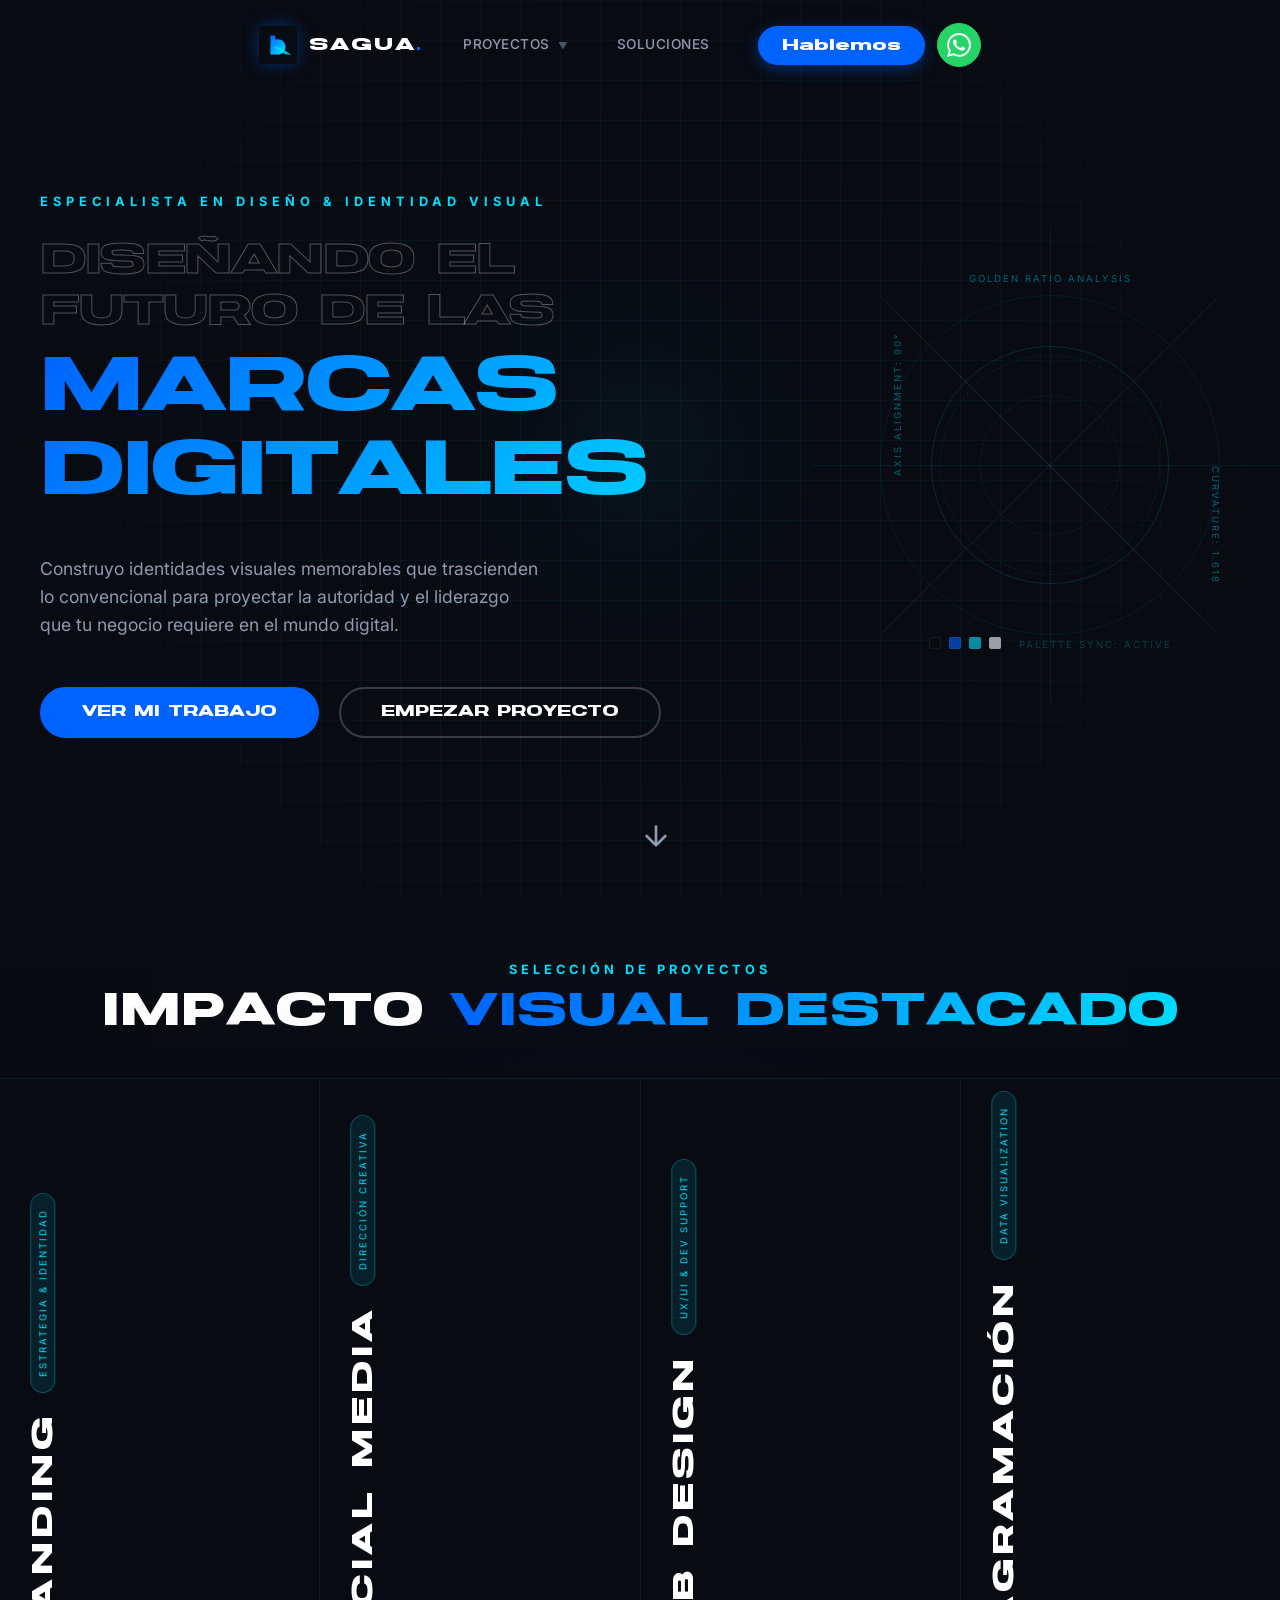
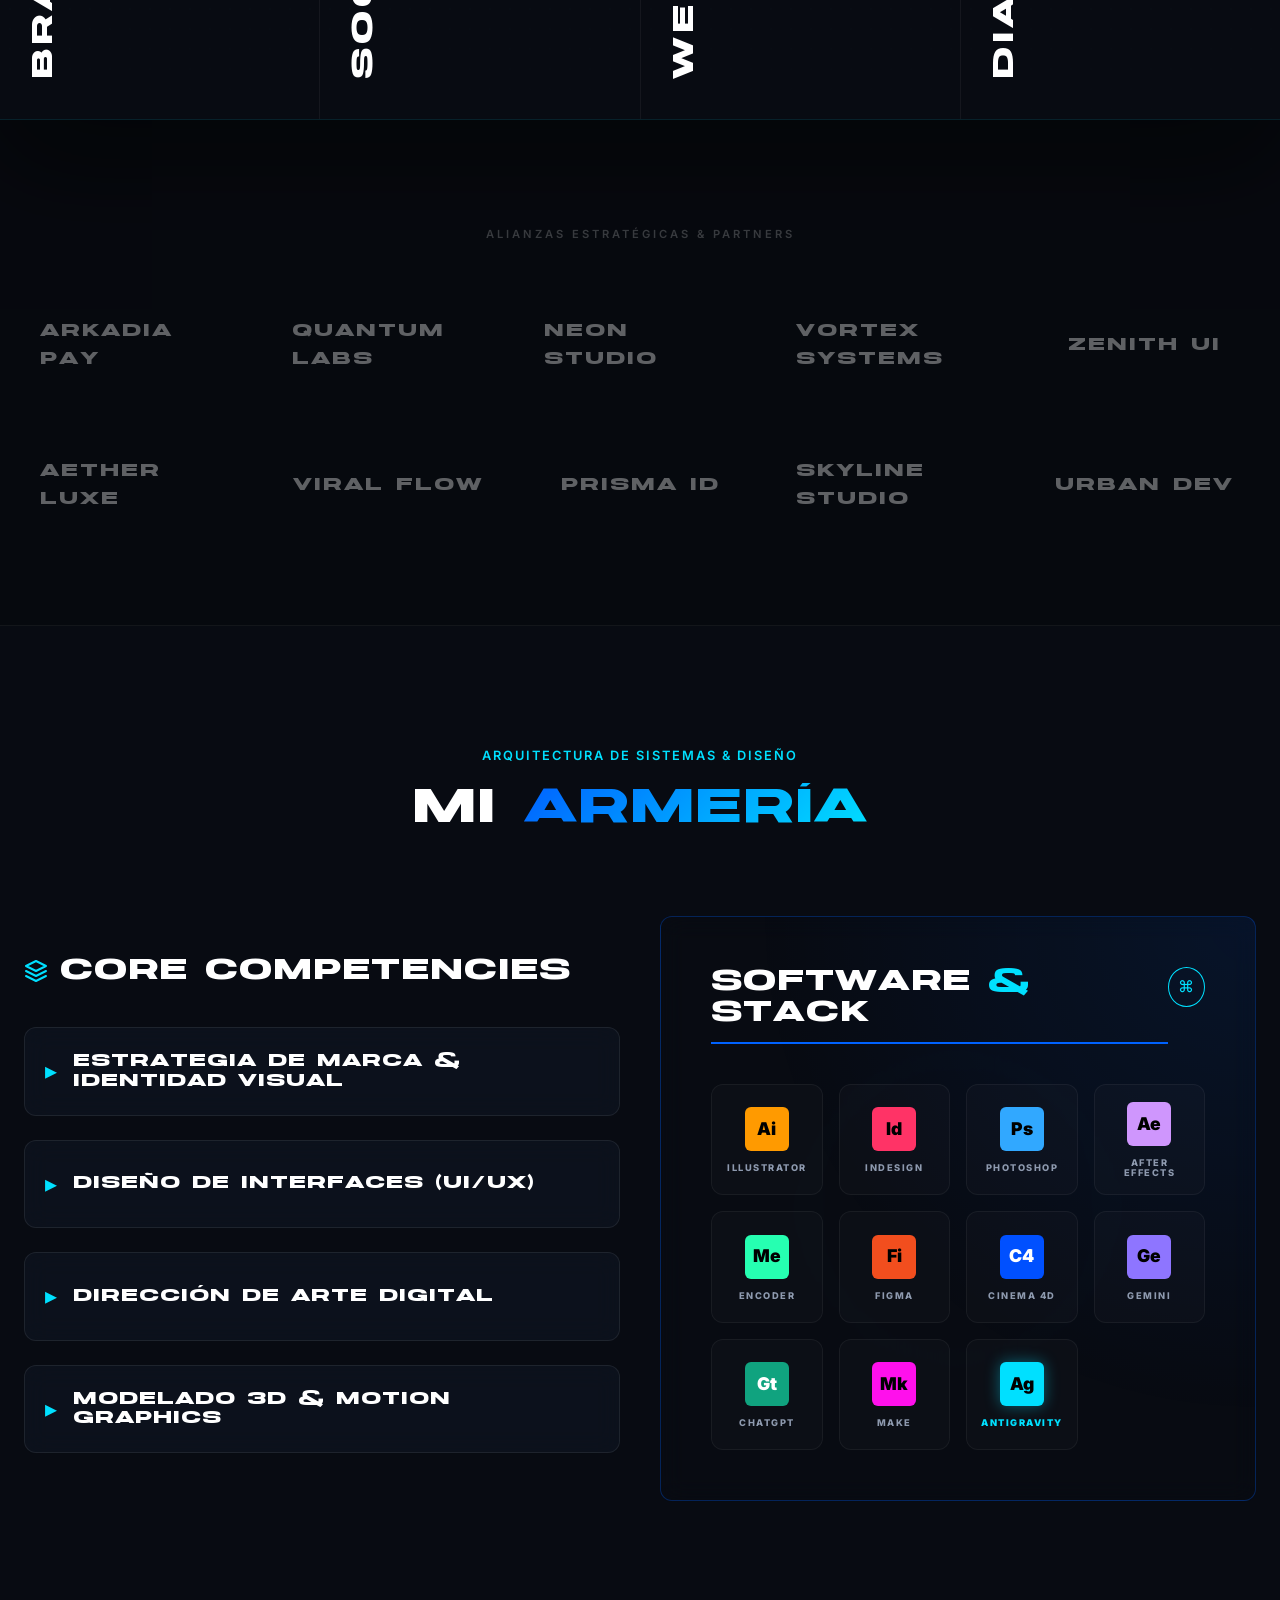
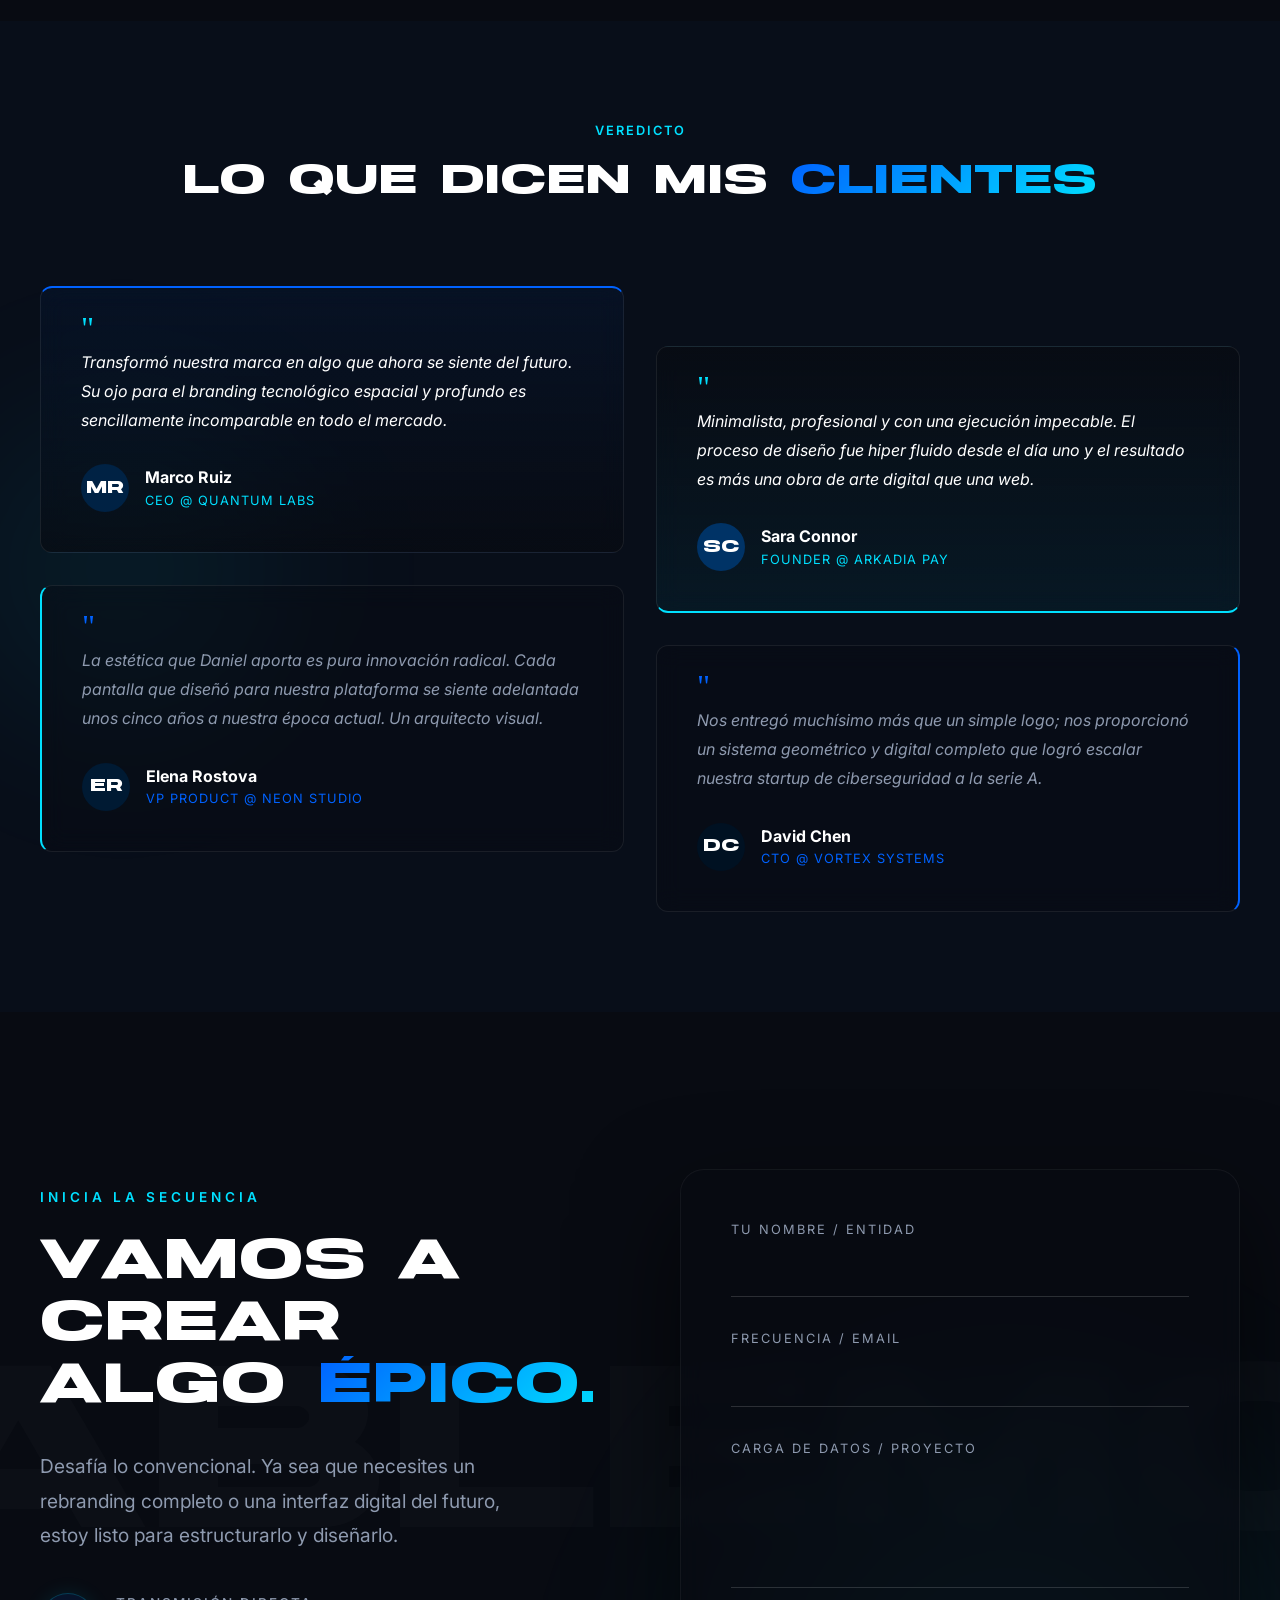
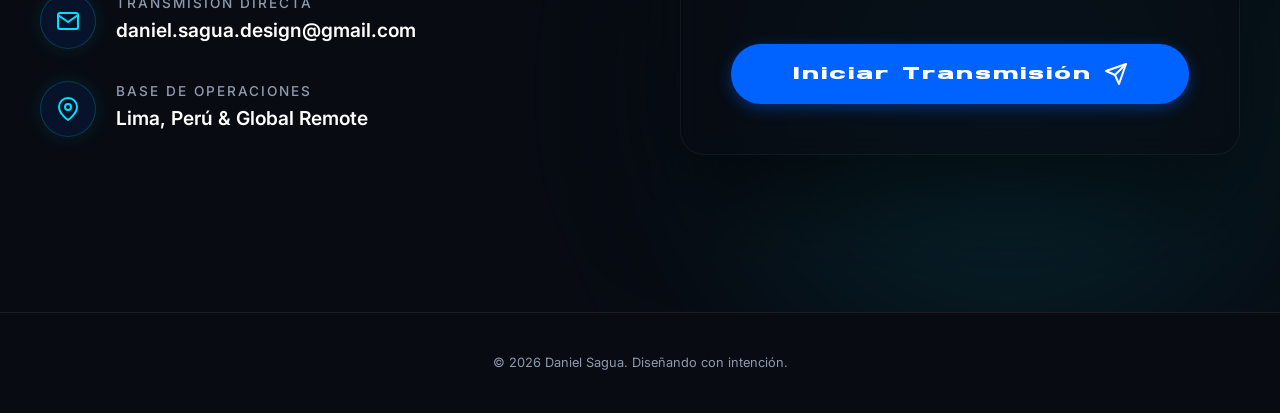
<file: index.html>
<!DOCTYPE html>
<html lang="es">

<head>
    <meta charset="UTF-8">
    <meta name="viewport" content="width=device-width, initial-scale=1.0">
    <title>Daniel Sagua | Branding Specialist & Designer</title>
    <!-- Google Fonts -->
    <link rel="preconnect" href="https://fonts.googleapis.com">
    <link rel="preconnect" href="https://fonts.gstatic.com" crossorigin>
    <link href="https://fonts.googleapis.com/css2?family=Inter:wght@400;500;600&family=Outfit:wght@700;800&display=swap"
        rel="stylesheet">
    <!-- Main Styles -->
    <link rel="stylesheet" href="css/main.css">
</head>

<body>
    <header id="main-header">
        <div class="container">
            <nav>
                <a href="#hero" class="logo" title="Daniel Sagua - Branding Specialist">
                    <!-- Modern Minimalist Logo SVG -->
                    <svg width="40" height="40" viewBox="0 0 400 400" fill="none" xmlns="http://www.w3.org/2000/svg"
                        style="width: 38px; height: 38px;">
                        <rect width="400" height="400" rx="40" fill="#080B12" />
                        <path
                            d="M120 100V300H200C244.183 300 280 264.183 280 220C280 175.817 244.183 140 200 140H170V100H120Z"
                            fill="url(#paint0_linear)" />
                        <path d="M150 220L280 300H340L210 220H150Z" fill="#00E0FF" fill-opacity="0.8" />
                        <defs>
                            <linearGradient id="paint0_linear" x1="120" y1="100" x2="280" y2="300"
                                gradientUnits="userSpaceOnUse">
                                <stop stop-color="#0062FF" />
                                <stop offset="1" stop-color="#00E0FF" />
                            </linearGradient>
                        </defs>
                    </svg>
                    <span style="font-size: 1.1rem; margin-left: 12px; letter-spacing: 2px; font-weight: 800;">SAGUA<span style="color: var(--primary);">.</span></span>
                </a>
                <div class="nav-links">
                    <div class="nav-dropdown">
                        <a href="#proyectos">Proyectos <span style="font-size: 0.6rem; opacity: 0.5; margin-left: 4px;">▼</span></a>
                        <div class="dropdown-content">
                            <a href="portfolio.html">Ver Todo</a>
                            <a href="portfolio.html?filter=branding">Branding</a>
                            <a href="portfolio.html?filter=social-media">Social Media</a>
                            <a href="portfolio.html?filter=web-design">Web Design</a>
                            <a href="portfolio.html?filter=diagramacion">Diagramación</a>
                        </div>
                    </div>
                    <a href="#soluciones">Soluciones</a>
                    <div style="display: flex; gap: 12px; align-items: center;">
                        <button class="btn btn-primary" onclick="location.href='#contacto'">Hablemos</button>
                        <a href="https://wa.me/51928889043" target="_blank" class="btn btn-whatsapp"
                            aria-label="WhatsApp">
                            <svg width="24" height="24" viewBox="0 0 24 24" fill="currentColor"
                                xmlns="http://www.w3.org/2000/svg">
                                <path
                                    d="M17.472 14.382c-.297-.149-1.758-.867-2.03-.967-.273-.099-.471-.148-.67.15-.197.297-.767.966-.94 1.164-.173.199-.347.223-.644.075-.297-.15-1.255-.463-2.39-1.475-.888-.788-1.489-1.761-1.663-2.06-.173-.297-.018-.458.13-.606.134-.133.298-.347.446-.52.149-.174.198-.298.298-.497.099-.198.05-.371-.025-.52-.075-.149-.669-1.612-.916-2.207-.242-.579-.487-.5-.669-.51-.173-.008-.371-.01-.57-.01-.198 0-.52.074-.792.372s-1.04 1.016-1.04 2.479 1.065 2.876 1.213 3.074c.149.198 2.096 3.2 5.077 4.487.709.306 1.262.489 1.694.625.712.227 1.36.195 1.871.118.571-.085 1.758-.719 2.006-1.413.248-.694.248-1.289.173-1.413-.074-.124-.272-.198-.57-.347m-5.421 7.403h-.004a9.87 9.87 0 01-5.031-1.378l-.361-.214-3.741.982.998-3.648-.235-.374a9.86 9.86 0 01-1.51-5.26c.001-5.45 4.436-9.884 9.888-9.884 2.64 0 5.122 1.03 6.988 2.898a9.825 9.825 0 012.893 6.994c-.003 5.45-4.437 9.884-9.885 9.884m8.413-18.297A11.815 11.815 0 0012.05 0C5.495 0 .16 5.335.157 11.892c0 2.096.547 4.142 1.588 5.945L.057 24l6.305-1.654a11.882 11.882 0 005.683 1.448h.005c6.554 0 11.89-5.335 11.893-11.893a11.821 11.821 0 00-3.48-8.413z" />
                            </svg>
                        </a>
                    </div>
                </div>
            </nav>
            <!-- Mobile Hamburger Button -->
            <button class="hamburger-btn" id="hamburger-btn" aria-label="Abrir menú" aria-expanded="false">
                <span></span>
                <span></span>
                <span></span>
            </button>
        </div>
    </header>
    <!-- Mobile Nav Overlay -->
    <div class="mobile-nav-overlay" id="mobile-nav-overlay">
        <nav class="mobile-nav">
            <div class="mobile-nav-dropdown">
                <span class="mobile-nav-label">Proyectos</span>
                <a href="portfolio.html">Ver Todo</a>
                <a href="portfolio.html?filter=branding">Branding</a>
                <a href="portfolio.html?filter=social-media">Social Media</a>
                <a href="portfolio.html?filter=web-design">Web Design</a>
                <a href="portfolio.html?filter=diagramacion">Diagramación</a>
            </div>
            <a href="#soluciones" class="mobile-nav-link">Soluciones</a>
            <a href="#contacto" class="mobile-nav-link btn btn-primary" style="margin-top: 16px;">Hablemos</a>
            <a href="https://wa.me/51928889043" target="_blank" class="mobile-nav-link btn btn-whatsapp" style="margin-top: 12px; width: fit-content; gap: 10px;">
                <svg width="20" height="20" viewBox="0 0 24 24" fill="currentColor"><path d="M17.472 14.382c-.297-.149-1.758-.867-2.03-.967-.273-.099-.471-.148-.67.15-.197.297-.767.966-.94 1.164-.173.199-.347.223-.644.075-.297-.15-1.255-.463-2.39-1.475-.888-.788-1.489-1.761-1.663-2.06-.173-.297-.018-.458.13-.606.134-.133.298-.347.446-.52.149-.174.198-.298.298-.497.099-.198.05-.371-.025-.52-.075-.149-.669-1.612-.916-2.207-.242-.579-.487-.5-.669-.51-.173-.008-.371-.01-.57-.01-.198 0-.52.074-.792.372s-1.04 1.016-1.04 2.479 1.065 2.876 1.213 3.074c.149.198 2.096 3.2 5.077 4.487.709.306 1.262.489 1.694.625.712.227 1.36.195 1.871.118.571-.085 1.758-.719 2.006-1.413.248-.694.248-1.289.173-1.413-.074-.124-.272-.198-.57-.347m-5.421 7.403h-.004a9.87 9.87 0 01-5.031-1.378l-.361-.214-3.741.982.998-3.648-.235-.374a9.86 9.86 0 01-1.51-5.26c.001-5.45 4.436-9.884 9.888-9.884 2.64 0 5.122 1.03 6.988 2.898a9.825 9.825 0 012.893 6.994c-.003 5.45-4.437 9.884-9.885 9.884m8.413-18.297A11.815 11.815 0 0012.05 0C5.495 0 .16 5.335.157 11.892c0 2.096.547 4.142 1.588 5.945L.057 24l6.305-1.654a11.882 11.882 0 005.683 1.448h.005c6.554 0 11.89-5.335 11.893-11.893a11.821 11.821 0 00-3.48-8.413z"/></svg>
                WhatsApp
            </a>
        </nav>
    </div>

    <main id="main-content">
        <!-- Hero Section - Propuesta 02: Digital Monolith -->
        <section id="hero" class="hero-v2" style="min-height: 100vh;">
            <div id="liquid-bg" class="hero-liquid-bg"></div> <!-- Mantener compatibilidad con JS cursor -->
            <div class="hero-grid-overlay"></div>

            <div class="container" style="position: relative; z-index: 5;">
                <div class="reveal-item" style="display: flex; justify-content: space-between; align-items: center; gap: 60px; width: 100%;">
                    <!-- Contenido Principal -->
                    <div style="flex: 1;">
                        <span
                            style="color: var(--cyan); font-weight: 700; text-transform: uppercase; letter-spacing: 5px; font-size: 0.8rem; display: block; margin-bottom: 24px;">ESPECIALISTA
                            EN DISEÑO & IDENTIDAD VISUAL</span>
                        <h1 class="brutal-title">
                            <span class="outline"
                                style="font-size: 0.55em; display: block; line-height: 1.2; margin-bottom: 8px;">Diseñando
                                el <br> futuro de las</span>
                            <span class="tech-gradient spotlight-text">Marcas digitales</span>
                        </h1>

                        <p
                            style="color: var(--text-muted); font-size: 1.1rem; max-width: 500px; margin-bottom: 48px; line-height: 1.6;">
                            Construyo identidades visuales memorables que trascienden lo convencional para proyectar la
                            autoridad y el liderazgo que tu negocio requiere en el mundo digital.
                        </p>

                        <div style="display: flex; gap: 20px; flex-wrap: nowrap; align-items: center;">
                            <a href="portfolio.html" class="btn-brutal" style="white-space: nowrap;">Ver Mi Trabajo</a>
                            <a href="#contacto" class="btn-brutal-outline" style="white-space: nowrap;">Empezar Proyecto</a>
                        </div>
                    </div>

                    <!-- Branding Blueprint Widget (Derecha) -->
                    <div class="brand-specs-widget">
                        <div class="logo-construction-grid">
                            
                            <span class="brand-metric-tag" style="top: -25px; left: 50%; transform: translateX(-50%);">Golden Ratio Analysis</span>
                            <span class="brand-metric-tag" style="bottom: 30%; right: -55px; transform: rotate(90deg);">Curvature: 1.618</span>
                            <span class="brand-metric-tag" style="top: 30%; left: -55px; transform: rotate(-90deg);">Axis Alignment: 90°</span>
                            
                            <!-- Technical Grid Lines -->
                            <div style="position: absolute; width: 1px; height: 140%; background: rgba(0,224,255,0.08);"></div>
                            <div style="position: absolute; width: 140%; height: 1px; background: rgba(0,224,255,0.08);"></div>
                            <!-- Diagonal Guides -->
                            <div style="position: absolute; width: 140%; height: 0.5px; background: rgba(255,255,255,0.05); transform: rotate(45deg);"></div>
                            <div style="position: absolute; width: 140%; height: 0.5px; background: rgba(255,255,255,0.05); transform: rotate(-45deg);"></div>
                            <!-- Fibonacci-style circles -->
                            <div style="position: absolute; width: 220px; height: 220px; border: 0.5px dashed rgba(0,224,255,0.1); border-radius: 50%;"></div>
                            <div style="position: absolute; width: 140px; height: 140px; border: 0.5px dashed rgba(0,224,255,0.1); border-radius: 50%;"></div>
                        </div>

                        <div class="brand-color-strip" style="margin-top: 360px;">
                            <div class="color-dot" style="background: var(--bg-dark);"></div>
                            <div class="color-dot" style="background: var(--primary);"></div>
                            <div class="color-dot" style="background: var(--cyan);"></div>
                            <div class="color-dot" style="background: white;"></div>
                            <span class="brand-metric-tag" style="margin-left: 10px; position: static;">Palette Sync: Active</span>
                        </div>
                    </div>
                </div>
            </div>

            <!-- Restore Animated Scroll Arrow -->
            <a href="#proyectos" class="scroll-arrow reveal-item reveal-delay-3" aria-label="Desplazar hacia abajo"
                style="display: block;">
                <svg width="32" height="32" viewBox="0 0 24 24" fill="none" xmlns="http://www.w3.org/2000/svg">
                    <path d="M12 5V19M12 19L5 12M12 19L19 12" stroke="currentColor" stroke-width="2"
                        stroke-linecap="round" stroke-linejoin="round" />
                </svg>
            </a>
        </section>
        
        <!-- Portfolio Category Showcase (Full Width) -->
        <section id="proyectos" style="padding: 60px 0 0 0; background: radial-gradient(circle at center, rgba(0,98,255,0.02) 0%, transparent 70%);">
            <div class="container" style="margin-bottom: 40px; text-align: center;">
                    <div class="reveal-item">
                        <span style="color: var(--cyan); font-weight: 700; text-transform: uppercase; letter-spacing: 4px; font-size: 0.8rem; display: block; margin-bottom: 8px;">Selección de Proyectos</span>
                        <h2 style="font-size: 2.8rem; line-height: 1.1; font-weight: 800;">Impacto <span class="tech-gradient">Visual Destacado</span></h2>
                    </div>
                </div>

                <div class="category-showcase reveal-item">
                <!-- Branding -->
                <a href="portfolio.html?filter=branding" class="category-column">
                    <div class="category-bg" style="background-image: url('https://images.unsplash.com/photo-1618477388954-7852f32655ec?auto=format&fit=crop&q=80&w=1200');"></div>
                    <div class="category-overlay"></div>
                    <div class="category-content">
                        <span class="category-tag">Estrategia & Identidad</span>
                        <h3 class="category-title">Branding</h3>
                    </div>
                </a>

                <!-- Social Media -->
                <a href="portfolio.html?filter=social-media" class="category-column">
                    <div class="category-bg" style="background-image: url('https://images.unsplash.com/photo-1626785774573-4b799315345d?auto=format&fit=crop&q=80&w=1200');"></div>
                    <div class="category-overlay"></div>
                    <div class="category-content">
                        <span class="category-tag">Dirección Creativa</span>
                        <h3 class="category-title">Social Media</h3>
                    </div>
                </a>

                <!-- Web Design -->
                <a href="portfolio.html?filter=web-design" class="category-column">
                    <div class="category-bg" style="background-image: url('https://images.unsplash.com/photo-1558655146-d09347e92766?auto=format&fit=crop&q=80&w=1200');"></div>
                    <div class="category-overlay"></div>
                    <div class="category-content">
                        <span class="category-tag">UX/UI & Dev Support</span>
                        <h3 class="category-title">Web Design</h3>
                    </div>
                </a>

                <!-- Diagramación -->
                <a href="portfolio.html?filter=diagramacion" class="category-column">
                    <div class="category-bg" style="background-image: url('https://images.unsplash.com/photo-1634152962476-4b8a00e1915c?auto=format&fit=crop&q=80&w=1200');"></div>
                    <div class="category-overlay"></div>
                    <div class="category-content">
                        <span class="category-tag">Data Visualization</span>
                        <h3 class="category-title">Diagramación</h3>
                    </div>
                </a>
            </div>
        </section>

        <!-- Clients Section -->
        <section id="trust-clients" style="padding: 100px 0; border-bottom: 1px solid rgba(255,255,255,0.05); background: rgba(0,0,0,0.2); position: relative;">
            <div class="container">
                <div style="text-align: center; margin-bottom: 40px;" class="reveal-item">
                     <span style="color: rgba(255,255,255,0.2); font-weight: 600; text-transform: uppercase; letter-spacing: 3px; font-size: 0.7rem;">Alianzas Estratégicas & Partners</span>
                </div>
                
                <div class="client-grid reveal-item">
                    <div class="client-logo"><span>Arkadia Pay</span></div>
                    <div class="client-logo"><span>Quantum Labs</span></div>
                    <div class="client-logo"><span>Neon Studio</span></div>
                    <div class="client-logo"><span>Vortex Systems</span></div>
                    <div class="client-logo"><span>Zenith UI</span></div>
                    <div class="client-logo"><span>Aether Luxe</span></div>
                    <div class="client-logo"><span>Viral Flow</span></div>
                    <div class="client-logo"><span>Prisma ID</span></div>
                    <div class="client-logo"><span>Skyline Studio</span></div>
                    <div class="client-logo"><span>Urban Dev</span></div>
                </div>
            </div>
        </section>

        <!-- Solutions Section (Visual Skills) -->
        <section id="soluciones" class="container" style="padding: 120px 24px; position: relative;">
            <div style="text-align: center; margin-bottom: 80px;" class="reveal-item">
                <span
                    style="color: var(--cyan); font-weight: 600; text-transform: uppercase; letter-spacing: 2px; font-size: 0.8rem; display: block; margin-bottom: 16px;">Arquitectura de Sistemas & Diseño</span>
                <h2 style="font-size: 3rem; line-height: 1.1;">Mi <span
                        class="tech-gradient spotlight-text">Armería</span></h2>
            </div>

            <div id="skills-main-grid"
                style="display: grid; grid-template-columns: 1fr 1fr; gap: 40px; align-items: center;">

                <!-- Left: Interactive Core Competencies (Accordion) -->
                <div class="reveal-item" style="display: flex; flex-direction: column; gap: 16px;">
                    <h3 style="margin-bottom: 24px; font-size: 1.8rem; display: flex; align-items: center; gap: 12px;">
                        <svg width="24" height="24" viewBox="0 0 24 24" fill="none" stroke="var(--cyan)"
                            stroke-width="2" stroke-linecap="round" stroke-linejoin="round">
                            <polygon points="12 2 2 7 12 12 22 7 12 2"></polygon>
                            <polyline points="2 17 12 22 22 17"></polyline>
                            <polyline points="2 12 12 17 22 12"></polyline>
                        </svg>
                        Core Competencies
                    </h3>

                    <!-- Accordion Items -->
                    <div class="skill-accordion glass" onclick="toggleAccordion(this)">
                        <div class="accordion-header">
                            <span class="acc-icon text-glow">▸</span>
                            <h4>Estrategia de Marca & Identidad Visual</h4>
                        </div>
                        <div class="accordion-content">
                            <p>No se trata sólo de logotipos bonitos; esculpo ADN corporativo. Trasciendo tendencias
                                pasajeras creando sistemas de diseño identitarios que escalan, perduran y hablan
                                directamente a los instintos más profundos de tu audiencia objetivo.</p>
                        </div>
                    </div>

                    <div class="skill-accordion glass" onclick="toggleAccordion(this)">
                        <div class="accordion-header">
                            <span class="acc-icon text-glow">▸</span>
                            <h4>Diseño de Interfaces (UI/UX)</h4>
                        </div>
                        <div class="accordion-content">
                            <p>Cada píxel calculado para retener atención. Diseñamos viajes interactivos donde la
                                fricción se elimina matemáticamente mediante flujos cognitivos, interacciones fluidas
                                (micro-animaciones) y layouts inmersivos de alta conversión.</p>
                        </div>
                    </div>

                    <div class="skill-accordion glass" onclick="toggleAccordion(this)">
                        <div class="accordion-header">
                            <span class="acc-icon text-glow">▸</span>
                            <h4>Dirección de Arte Digital</h4>
                        </div>
                        <div class="accordion-content">
                            <p>Tomo el timón visual fusionando fotografía, tipografía cruda, renders 3D y elementos neón
                                en un manifiesto coherente e impactante. Todo regulado bajo una meticulosa supervisión
                                de la atmósfera general de la marca en todos los frentes.</p>
                        </div>
                    </div>

                    <div class="skill-accordion glass" onclick="toggleAccordion(this)">
                        <div class="accordion-header">
                            <span class="acc-icon text-glow">▸</span>
                            <h4>Modelado 3D & Motion Graphics</h4>
                        </div>
                        <div class="accordion-content">
                            <p>Añadimos la dimensión "Z" al diseño. Creamos activos tridimensionales y animaciones
                                físicas in-browser para generar ese "Efecto WOW", combinando herramientas que dotan de
                                vitalidad y presencia casi tangible al entorno web.</p>
                        </div>
                    </div>
                </div>

                <!-- Right: Tooling / Dashboard Interface -->
                <div class="reveal-item reveal-delay-2" style="position: relative;">
                    <!-- Decorative back target ring -->
                    <div
                        style="position: absolute; top: 50%; left: 50%; transform: translate(-50%, -50%); width: 300px; height: 300px; border: 1px dashed rgba(0, 224, 255, 0.2); border-radius: 50%; z-index: 0; pointer-events: none; animation: spinTarget 30s linear infinite;">
                    </div>

                    <div class="glass"
                        style="padding: 50px; height: 100%; position: relative; z-index: 1; border: 1px solid rgba(0,98,255,0.3); background: radial-gradient(circle at top right, rgba(0,98,255,0.1), transparent 60%);">
                        <div
                            style="display: flex; justify-content: space-between; align-items: start; margin-bottom: 40px;">
                            <h3
                                style="font-size: 1.8rem; padding-bottom: 12px; border-bottom: 2px solid var(--primary); display: inline-block;">
                                Software <span style="color: var(--cyan);">&</span> Stack</h3>
                            <div
                                style="width: 40px; height: 40px; border: 1px solid var(--cyan); border-radius: 50%; display: flex; align-items: center; justify-content: center; color: var(--cyan);">
                                ⌘</div>
                        </div>

                        <div class="software-grid">
                            <!-- Illustrator -->
                            <div class="software-box box-ai">
                                <div class="software-icon-place">Ai</div>
                                <span class="software-label">Illustrator</span>
                            </div>
                            
                            <!-- InDesign -->
                            <div class="software-box box-id">
                                <div class="software-icon-place">Id</div>
                                <span class="software-label">InDesign</span>
                            </div>

                            <!-- Photoshop -->
                            <div class="software-box box-ps">
                                <div class="software-icon-place">Ps</div>
                                <span class="software-label">Photoshop</span>
                            </div>

                            <!-- After Effects -->
                            <div class="software-box box-ae">
                                <div class="software-icon-place">Ae</div>
                                <span class="software-label">After Effects</span>
                            </div>

                            <!-- Media Encoder -->
                            <div class="software-box box-me">
                                <div class="software-icon-place">Me</div>
                                <span class="software-label">Encoder</span>
                            </div>

                            <!-- Figma -->
                            <div class="software-box box-fig">
                                <div class="software-icon-place">Fi</div>
                                <span class="software-label">Figma</span>
                            </div>

                            <!-- Cinema 4D -->
                            <div class="software-box box-c4d">
                                <div class="software-icon-place">C4</div>
                                <span class="software-label">Cinema 4D</span>
                            </div>

                            <!-- Gemini -->
                            <div class="software-box box-gem">
                                <div class="software-icon-place">Ge</div>
                                <span class="software-label">Gemini</span>
                            </div>

                            <!-- ChatGPT -->
                            <div class="software-box box-gpt">
                                <div class="software-icon-place">Gt</div>
                                <span class="software-label">ChatGPT</span>
                            </div>

                            <!-- Make -->
                            <div class="software-box box-make">
                                <div class="software-icon-place">Mk</div>
                                <span class="software-label">Make</span>
                            </div>

                            <!-- Antigravity -->
                            <div class="software-box box-anti">
                                <div class="software-icon-place">Ag</div>
                                <span class="software-label">Antigravity</span>
                            </div>
                        </div>
                    </div>
                </div>

            </div>

            </div>
        </section>

        <!-- Testimonials -->
        <!-- Testimonials -->
        <section id="clientes" style="background: rgba(0, 98, 255, 0.03); position: relative; overflow: hidden;">
            <!-- Background glow for testimonials -->
            <div
                style="position: absolute; top: 30%; left: -10%; width: 500px; height: 500px; background: radial-gradient(circle, rgba(0, 224, 255, 0.08) 0%, transparent 70%); border-radius: 50%; filter: blur(60px); pointer-events: none;">
            </div>

            <div class="container relative z-10">
                <div style="text-align: center; margin-bottom: 80px;" class="reveal-item">
                    <span
                        style="color: var(--cyan); font-weight: 600; text-transform: uppercase; letter-spacing: 2px; font-size: 0.8rem; display: block; margin-bottom: 16px;">Veredicto</span>
                    <h2 style="font-size: 2.5rem; line-height: 1.2;">Lo que dicen mis <span
                            class="tech-gradient spotlight-text">clientes</span></h2>
                </div>

                <div
                    style="display: grid; grid-template-columns: repeat(auto-fit, minmax(320px, 1fr)); gap: 32px; align-items: start;">

                    <!-- Columna 1 -->
                    <div style="display: flex; flex-direction: column; gap: 32px;">
                        <div class="glass reveal-item"
                            style="padding: 40px; border-top: 2px solid var(--primary); background: linear-gradient(180deg, rgba(0,98,255,0.05) 0%, rgba(8,11,18,0.7) 100%); transition: transform 0.3s; cursor: default;"
                            onmouseover="this.style.transform='translateY(-10px)'; this.style.borderColor='var(--cyan)';"
                            onmouseout="this.style.transform='translateY(0)'; this.style.borderColor='var(--primary)';">
                            <div
                                style="color: var(--cyan); font-size: 2rem; font-family: 'Times New Roman', serif; line-height: 0; margin-bottom: 20px;">
                                "</div>
                            <p
                                style="font-style: italic; margin-bottom: 30px; line-height: 1.8; color: var(--text-main);">
                                Transformó nuestra marca en algo que ahora se siente del futuro. Su ojo para el branding
                                tecnológico espacial y profundo es sencillamente incomparable en todo el mercado.</p>
                            <div style="display: flex; align-items: center; gap: 16px;">
                                <div
                                    style="width: 48px; height: 48px; border-radius: 50%; background: #002244; display: flex; align-items: center; justify-content: center; font-weight: bold; color: var(--text-main); font-family: var(--font-heading);">
                                    MR</div>
                                <div>
                                    <div style="font-weight: 700; color: white;">Marco Ruiz</div>
                                    <div
                                        style="color: var(--cyan); font-size: 0.8rem; text-transform: uppercase; letter-spacing: 1px;">
                                        CEO @ Quantum Labs</div>
                                </div>
                            </div>
                        </div>

                        <div class="glass reveal-item reveal-delay-2"
                            style="padding: 40px; border-left: 2px solid var(--cyan); background: rgba(8, 11, 18, 0.4); transition: transform 0.3s; cursor: default;"
                            onmouseover="this.style.transform='translateY(-10px)'; this.style.borderColor='var(--primary)';"
                            onmouseout="this.style.transform='translateY(0)'; this.style.borderColor='var(--cyan)';">
                            <div
                                style="color: var(--primary); font-size: 2rem; font-family: 'Times New Roman', serif; line-height: 0; margin-bottom: 20px;">
                                "</div>
                            <p
                                style="font-style: italic; margin-bottom: 30px; line-height: 1.8; color: var(--text-muted);">
                                La estética que Daniel aporta es pura innovación radical. Cada pantalla que diseñó para
                                nuestra plataforma se siente adelantada unos cinco años a nuestra época actual. Un
                                arquitecto visual.</p>
                            <div style="display: flex; align-items: center; gap: 16px;">
                                <div
                                    style="width: 48px; height: 48px; border-radius: 50%; background: #001A33; display: flex; align-items: center; justify-content: center; font-weight: bold; color: var(--text-main); font-family: var(--font-heading);">
                                    ER</div>
                                <div>
                                    <div style="font-weight: 700; color: white;">Elena Rostova</div>
                                    <div
                                        style="color: var(--primary); font-size: 0.8rem; text-transform: uppercase; letter-spacing: 1px;">
                                        VP Product @ Neon Studio</div>
                                </div>
                            </div>
                        </div>
                    </div>

                    <!-- Columna 2 (Escalonada hacia abajo) -->
                    <div style="display: flex; flex-direction: column; gap: 32px; padding-top: 60px;">
                        <div class="glass reveal-item reveal-delay-1"
                            style="padding: 40px; border-bottom: 2px solid var(--cyan); background: linear-gradient(0deg, rgba(0,224,255,0.05) 0%, rgba(8,11,18,0.7) 100%); transition: transform 0.3s; cursor: default;"
                            onmouseover="this.style.transform='translateY(-10px)'; this.style.borderColor='var(--primary)';"
                            onmouseout="this.style.transform='translateY(0)'; this.style.borderColor='var(--cyan)';">
                            <div
                                style="color: var(--cyan); font-size: 2rem; font-family: 'Times New Roman', serif; line-height: 0; margin-bottom: 20px;">
                                "</div>
                            <p
                                style="font-style: italic; margin-bottom: 30px; line-height: 1.8; color: var(--text-main);">
                                Minimalista, profesional y con una ejecución impecable. El proceso de diseño fue hiper
                                fluido desde el día uno y el resultado es más una obra de arte digital que una web.</p>
                            <div style="display: flex; align-items: center; gap: 16px;">
                                <div
                                    style="width: 48px; height: 48px; border-radius: 50%; background: #003366; display: flex; align-items: center; justify-content: center; font-weight: bold; color: var(--text-main); font-family: var(--font-heading);">
                                    SC</div>
                                <div>
                                    <div style="font-weight: 700; color: white;">Sara Connor</div>
                                    <div
                                        style="color: var(--cyan); font-size: 0.8rem; text-transform: uppercase; letter-spacing: 1px;">
                                        Founder @ Arkadia Pay</div>
                                </div>
                            </div>
                        </div>

                        <div class="glass reveal-item reveal-delay-3"
                            style="padding: 40px; border-right: 2px solid var(--primary); background: rgba(8, 11, 18, 0.4); transition: transform 0.3s; cursor: default;"
                            onmouseover="this.style.transform='translateY(-10px)'; this.style.borderColor='var(--cyan)';"
                            onmouseout="this.style.transform='translateY(0)'; this.style.borderColor='var(--primary)';">
                            <div
                                style="color: var(--primary); font-size: 2rem; font-family: 'Times New Roman', serif; line-height: 0; margin-bottom: 20px;">
                                "</div>
                            <p
                                style="font-style: italic; margin-bottom: 30px; line-height: 1.8; color: var(--text-muted);">
                                Nos entregó muchísimo más que un simple logo; nos proporcionó un sistema geométrico y
                                digital completo que logró escalar nuestra startup de ciberseguridad a la serie A.</p>
                            <div style="display: flex; align-items: center; gap: 16px;">
                                <div
                                    style="width: 48px; height: 48px; border-radius: 50%; background: #001122; display: flex; align-items: center; justify-content: center; font-weight: bold; color: var(--text-main); font-family: var(--font-heading);">
                                    DC</div>
                                <div>
                                    <div style="font-weight: 700; color: white;">David Chen</div>
                                    <div
                                        style="color: var(--primary); font-size: 0.8rem; text-transform: uppercase; letter-spacing: 1px;">
                                        CTO @ Vortex Systems</div>
                                </div>
                            </div>
                        </div>
                    </div>

                </div>
            </div>
        </section>

        <!-- Contact Section -->
        <!-- Premium Full-Screen Contact Section -->
        <section id="contacto"
            style="min-height: 100vh; display: flex; align-items: center; justify-content: center; position: relative; overflow: hidden; padding: 0;">
            <!-- Ambient Background Elements specifically for Contact -->
            <div
                style="position: absolute; top: 0; left: 0; width: 100%; height: 100%; z-index: 0; pointer-events: none;">
                <div
                    style="position: absolute; bottom: -20%; right: -10%; width: 800px; height: 800px; background: radial-gradient(circle, rgba(0, 224, 255, 0.15) 0%, transparent 70%); border-radius: 50%; filter: blur(80px);">
                </div>
                <div
                    style="font-family: var(--font-heading); font-size: 18vw; font-weight: 800; color: rgba(255,255,255,0.02); position: absolute; top: 50%; left: 50%; transform: translate(-50%, -50%); white-space: nowrap; user-select: none;">
                    HABLEMOS</div>
            </div>

            <div class="container"
                style="z-index: 1; display: grid; grid-template-columns: 1fr 1fr; gap: 80px; width: 100%; align-items: center;">

                <!-- Left Column: Editorial Typography -->
                <div class="reveal-item">
                    <span
                        style="color: var(--cyan); font-weight: 600; text-transform: uppercase; letter-spacing: 4px; font-size: 0.85rem; display: block; margin-bottom: 24px;">Inicia
                        la Secuencia</span>
                    <h2 style="font-size: 3.5rem; line-height: 1.1; margin-bottom: 32px;">Vamos a crear <br> algo <span
                            class="tech-gradient spotlight-text">Épico.</span></h2>
                    <p
                        style="color: var(--text-muted); font-size: 1.2rem; margin-bottom: 40px; max-width: 90%; line-height: 1.8;">
                        Desafía lo convencional. Ya sea que necesites un rebranding completo o una interfaz digital del
                        futuro, estoy listo para estructurarlo y diseñarlo.</p>

                    <div style="display: flex; flex-direction: column; gap: 32px;">
                        <div style="display: flex; align-items: center; gap: 20px;">
                            <div
                                style="width: 56px; height: 56px; border-radius: 50%; background: rgba(0, 98, 255, 0.1); border: 1px solid rgba(0, 224, 255, 0.2); display: flex; align-items: center; justify-content: center; color: var(--cyan); box-shadow: 0 0 20px rgba(0,224,255,0.1);">
                                <svg width="24" height="24" viewBox="0 0 24 24" fill="none" stroke="currentColor"
                                    stroke-width="2" stroke-linecap="round" stroke-linejoin="round">
                                    <path
                                        d="M4 4h16c1.1 0 2 .9 2 2v12c0 1.1-.9 2-2 2H4c-1.1 0-2-.9-2-2V6c0-1.1.9-2 2-2z">
                                    </path>
                                    <polyline points="22,6 12,13 2,6"></polyline>
                                </svg>
                            </div>
                            <div>
                                <h4
                                    style="font-size: 0.85rem; color: var(--text-muted); margin-bottom: 4px; font-family: var(--font-body); font-weight: 500; text-transform: uppercase; letter-spacing: 2px;">
                                    Transmisión Directa</h4>
                                <div style="font-size: 1.2rem; font-weight: 600; color: white;">daniel.sagua.design@gmail.com
                                </div>
                            </div>
                        </div>
                        <div style="display: flex; align-items: center; gap: 20px;">
                            <div
                                style="width: 56px; height: 56px; border-radius: 50%; background: rgba(0, 98, 255, 0.1); border: 1px solid rgba(0, 224, 255, 0.2); display: flex; align-items: center; justify-content: center; color: var(--cyan); box-shadow: 0 0 20px rgba(0,224,255,0.1);">
                                <svg width="24" height="24" viewBox="0 0 24 24" fill="none" stroke="currentColor"
                                    stroke-width="2" stroke-linecap="round" stroke-linejoin="round">
                                    <path d="M21 10c0 7-9 13-9 13s-9-6-9-13a9 9 0 0 1 18 0z"></path>
                                    <circle cx="12" cy="10" r="3"></circle>
                                </svg>
                            </div>
                            <div>
                                <h4
                                    style="font-size: 0.85rem; color: var(--text-muted); margin-bottom: 4px; font-family: var(--font-body); font-weight: 500; text-transform: uppercase; letter-spacing: 2px;">
                                    Base de Operaciones</h4>
                                <div style="font-size: 1.2rem; font-weight: 600; color: white;">Lima, Perú & Global
                                    Remote</div>
                            </div>
                        </div>
                    </div>
                </div>

                <!-- Right Column: Neon Minimalist Form -->
                <div class="reveal-item reveal-delay-2">
                    <form class="glass" id="contact-form"
                        action="https://formsubmit.co/daniel.sagua.design@gmail.com"
                        method="POST"
                        style="padding: 50px; border-radius: 24px; border: 1px solid rgba(255,255,255,0.05); box-shadow: 0 40px 100px rgba(0,0,0,0.6); background: rgba(8, 11, 18, 0.7);">
                        <!-- FormSubmit config -->
                        <input type="hidden" name="_captcha" value="false">
                        <input type="hidden" name="_subject" value="Nuevo mensaje desde danielsagua.design">
                        <input type="hidden" name="_template" value="table">
                        <input type="hidden" name="_next" value="https://danielsagua.design/?enviado=1">

                        <div style="margin-bottom: 32px; position: relative;">
                            <label
                                style="display: block; font-size: 0.8rem; text-transform: uppercase; letter-spacing: 2px; color: var(--text-muted); margin-bottom: 8px;">Tu
                                Nombre / Entidad</label>
                            <input type="text" required
                                style="width: 100%; background: transparent; border: none; border-bottom: 1px solid rgba(255,255,255,0.15); padding: 12px 0; color: white; font-size: 1.2rem; outline: none; transition: 0.3s; font-family: var(--font-body);"
                                onfocus="this.style.borderColor='var(--cyan)'; this.style.boxShadow='0 10px 10px -10px var(--cyan)'"
                                onblur="this.style.borderColor='rgba(255,255,255,0.15)'; this.style.boxShadow='none'">
                        </div>

                        <div style="margin-bottom: 32px; position: relative;">
                            <label
                                style="display: block; font-size: 0.8rem; text-transform: uppercase; letter-spacing: 2px; color: var(--text-muted); margin-bottom: 8px;">Frecuencia
                                / Email</label>
                            <input type="email" required
                                style="width: 100%; background: transparent; border: none; border-bottom: 1px solid rgba(255,255,255,0.15); padding: 12px 0; color: white; font-size: 1.2rem; outline: none; transition: 0.3s; font-family: var(--font-body);"
                                onfocus="this.style.borderColor='var(--cyan)'; this.style.boxShadow='0 10px 10px -10px var(--cyan)'"
                                onblur="this.style.borderColor='rgba(255,255,255,0.15)'; this.style.boxShadow='none'">
                        </div>

                        <div style="margin-bottom: 48px; position: relative;">
                            <label
                                style="display: block; font-size: 0.8rem; text-transform: uppercase; letter-spacing: 2px; color: var(--text-muted); margin-bottom: 8px;">Carga
                                de Datos / Proyecto</label>
                            <textarea rows="4" required
                                style="width: 100%; background: transparent; border: none; border-bottom: 1px solid rgba(255,255,255,0.15); padding: 12px 0; color: white; font-size: 1.2rem; outline: none; resize: none; transition: 0.3s; font-family: var(--font-body);"
                                onfocus="this.style.borderColor='var(--cyan)'; this.style.boxShadow='0 10px 10px -10px var(--cyan)'"
                                onblur="this.style.borderColor='rgba(255,255,255,0.15)'; this.style.boxShadow='none'"></textarea>
                        </div>

                        <button type="submit" class="btn btn-primary"
                            style="width: 100%; padding: 18px 40px; font-size: 1.1rem; letter-spacing: 2px; display: flex; justify-content: center; align-items: center; gap: 12px; border-radius: 100px;">
                            <span>Iniciar Transmisión</span>
                            <svg width="24" height="24" viewBox="0 0 24 24" fill="none" stroke="currentColor"
                                stroke-width="2" stroke-linecap="round" stroke-linejoin="round">
                                <line x1="22" y1="2" x2="11" y2="13"></line>
                                <polygon points="22 2 15 22 11 13 2 9 22 2"></polygon>
                            </svg>
                        </button>
                    </form>
                </div>
            </div>

        </section>
    </main><!-- /#main-content -->

    <footer style="padding: 40px 0; border-top: 1px solid var(--border); text-align: center;">
        <div class="container" style="color: var(--text-muted); font-size: 0.8rem;">
            &copy; 2026 Daniel Sagua. Diseñando con intención.
        </div>
    </footer>

    <script src="js/app.js"></script>
</body>

</html>
</file>
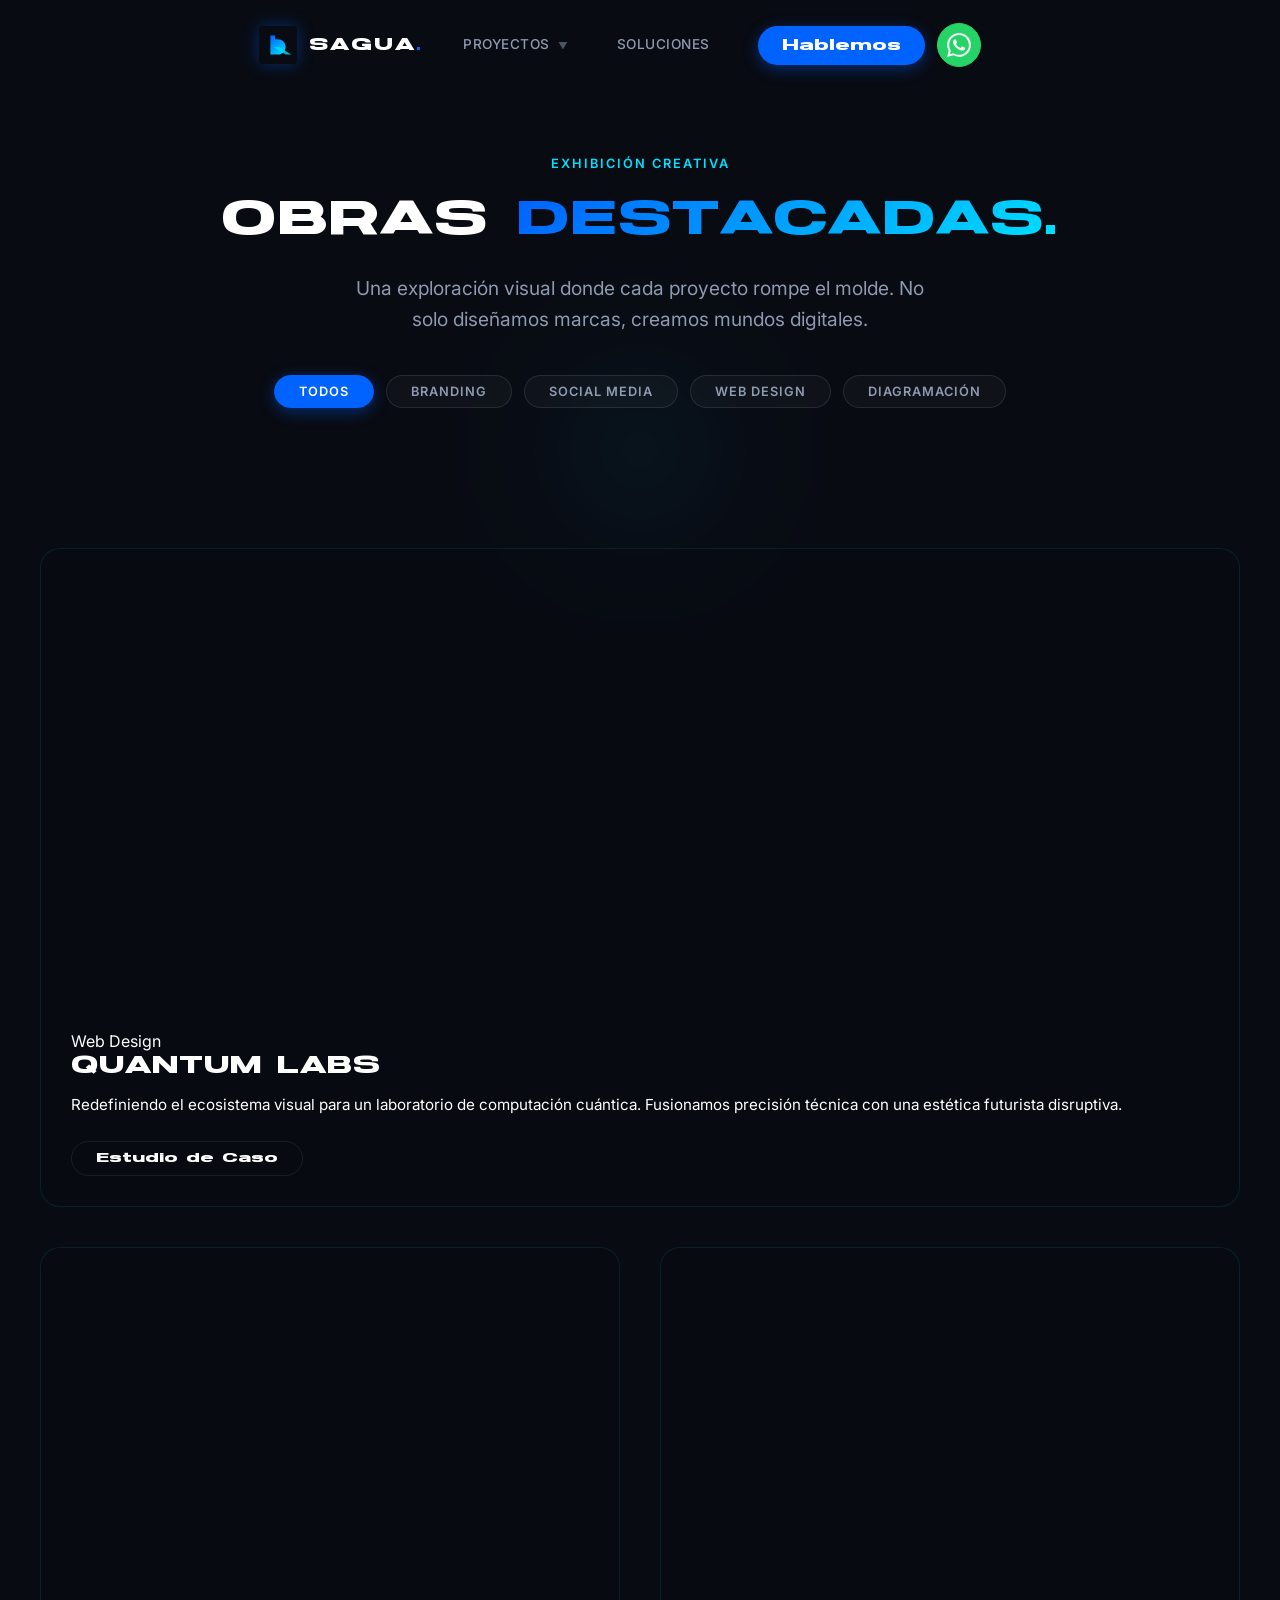
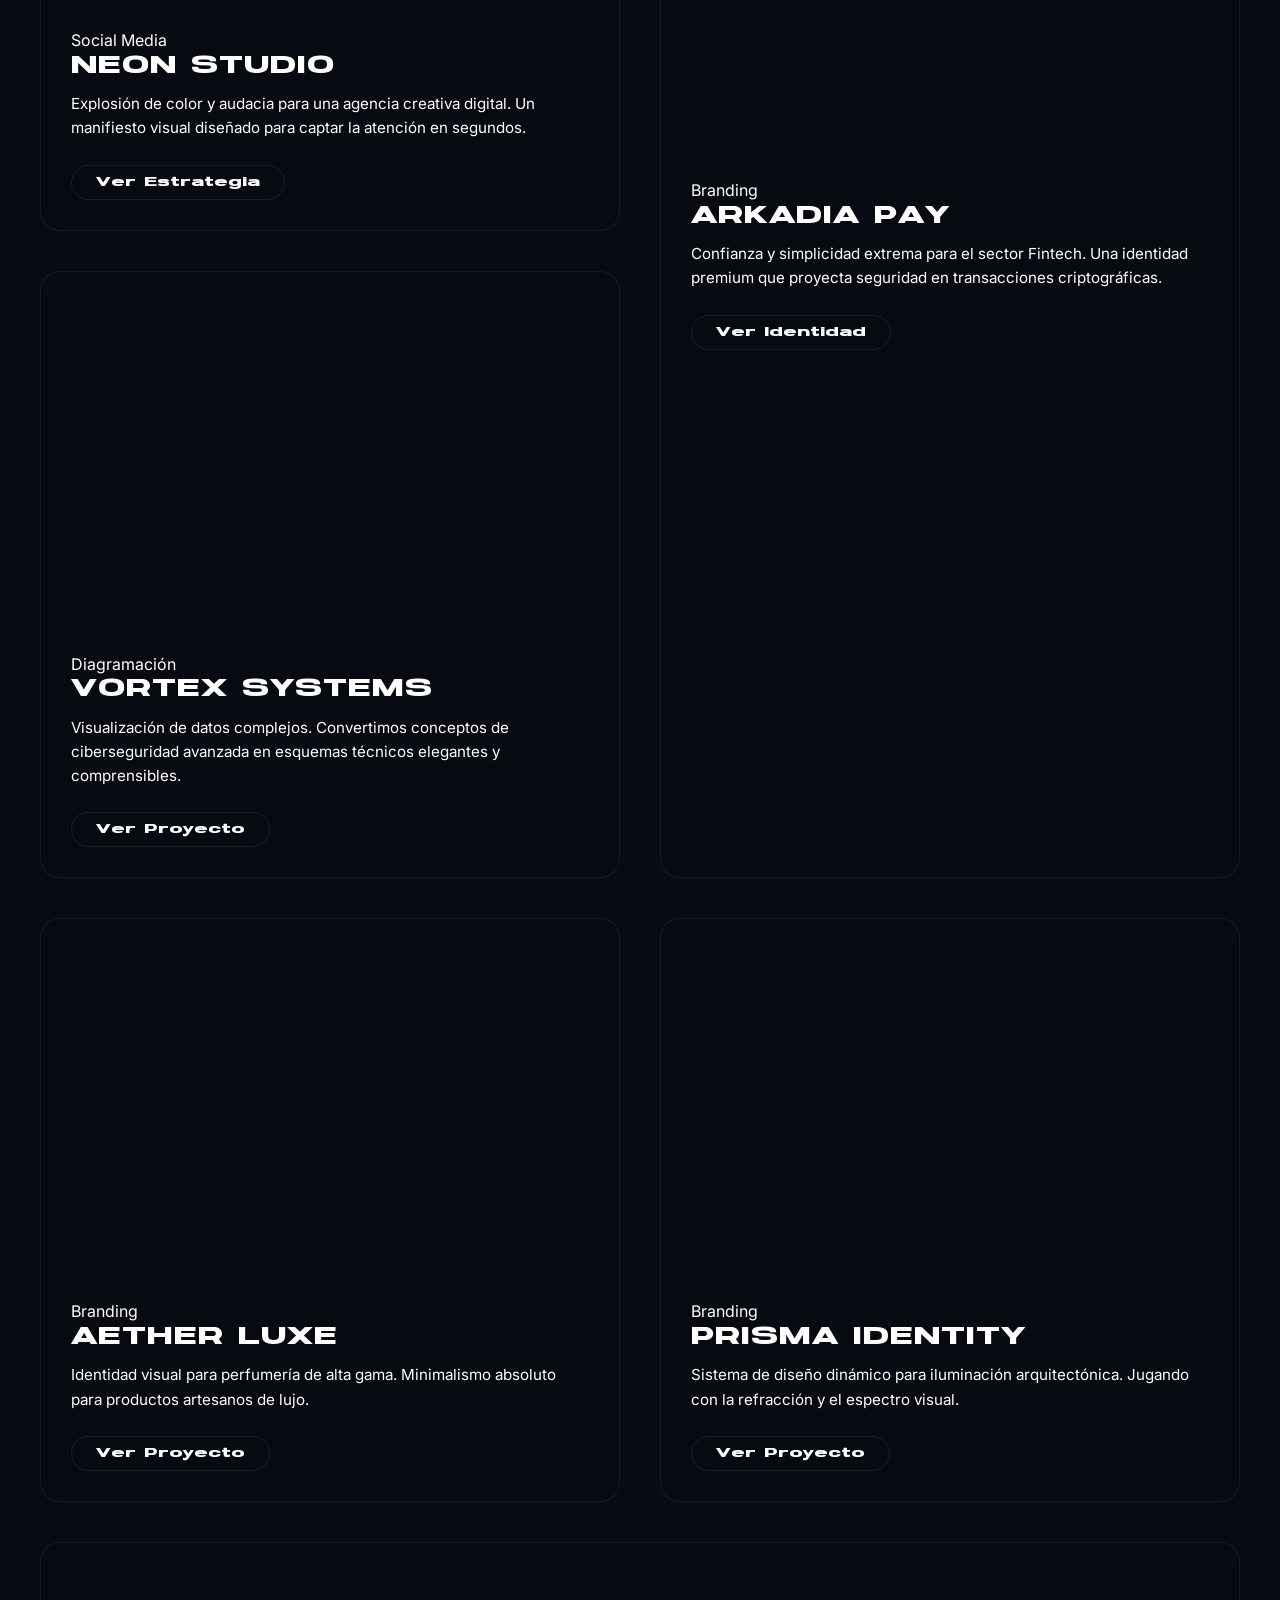
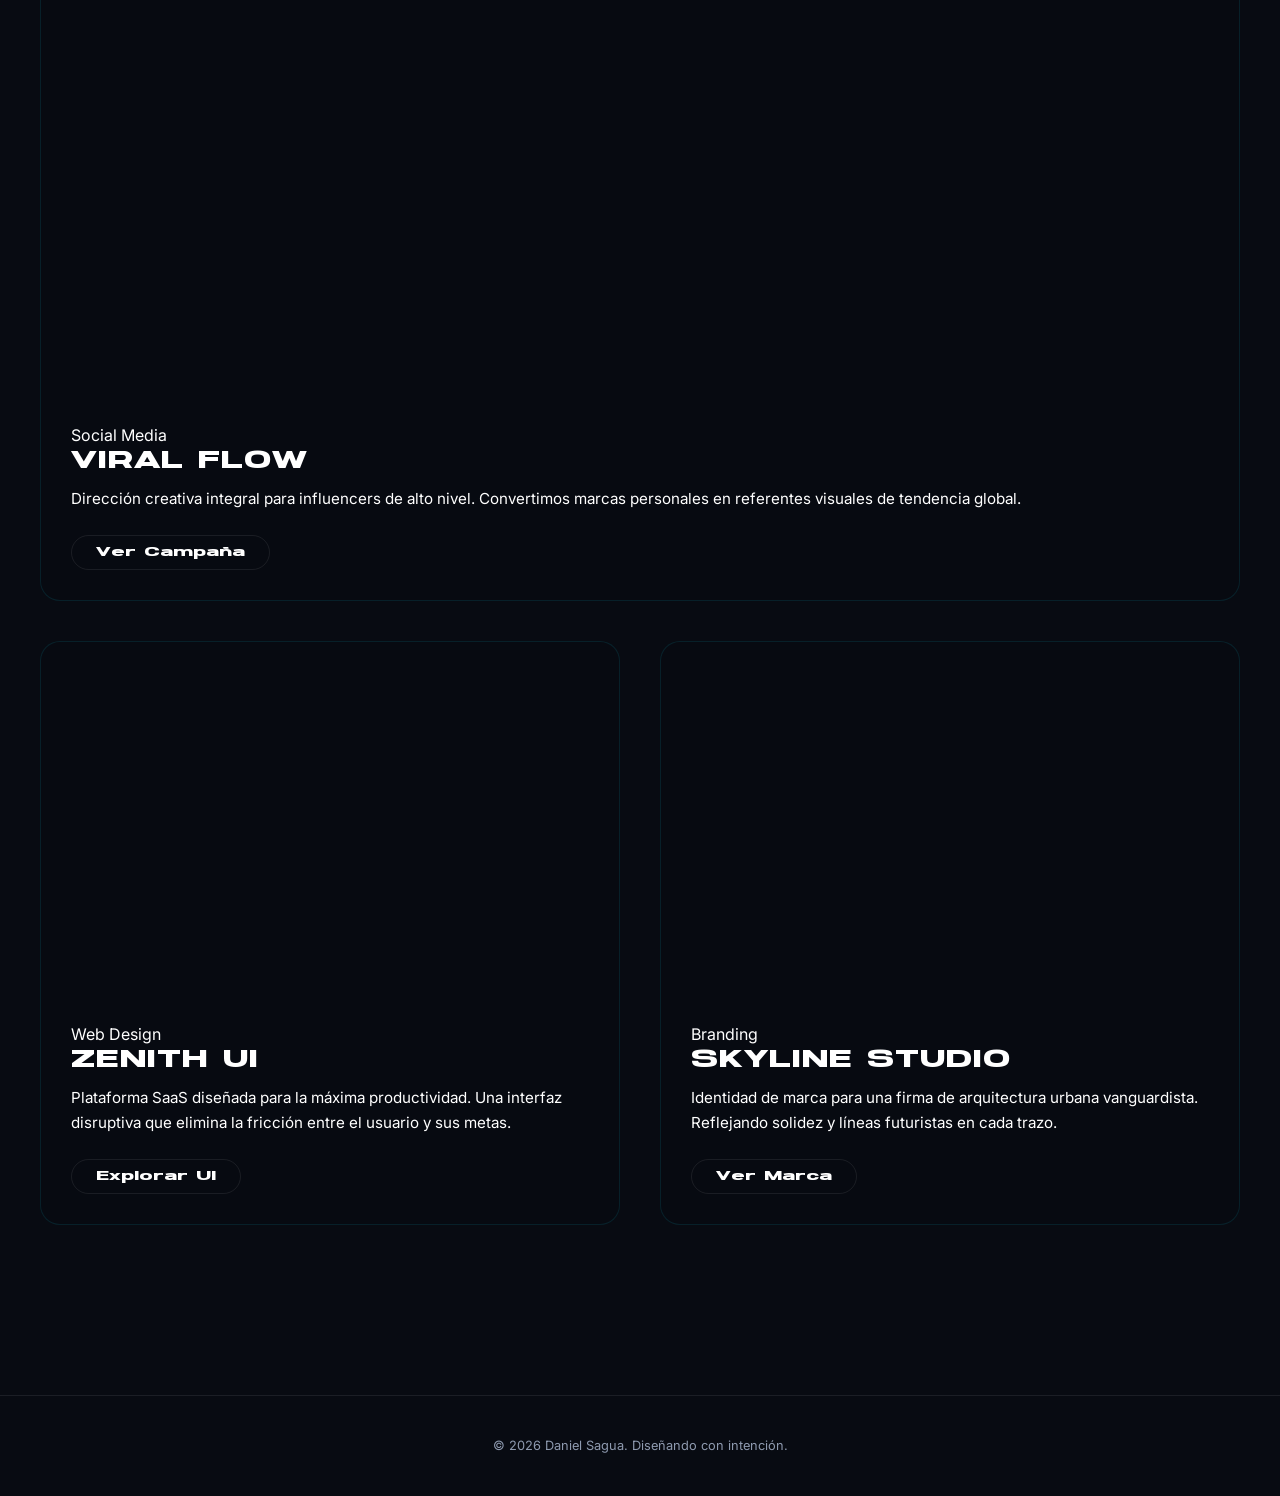
<file: portfolio.html>
<!DOCTYPE html>
<html lang="es">
<head>
    <meta charset="UTF-8">
    <meta name="viewport" content="width=device-width, initial-scale=1.0">
    <title>Daniel Sagua | Portafolio Completo</title>
    <!-- Google Fonts -->
    <link rel="preconnect" href="https://fonts.googleapis.com">
    <link rel="preconnect" href="https://fonts.gstatic.com" crossorigin>
    <link href="https://fonts.googleapis.com/css2?family=Inter:wght@400;500;600&family=Outfit:wght@700;800&display=swap" rel="stylesheet">
    <!-- Main Styles -->
    <link rel="stylesheet" href="css/main.css">
    <style>
        /* Portfolio Specific Overrides */
        #portfolio-hero {
            padding-top: 150px;
            padding-bottom: 80px;
            text-align: center;
        }
        
        .creative-portfolio {
            padding-bottom: 120px;
            display: grid;
            grid-template-columns: repeat(2, 1fr);
            gap: 40px;
        }

        .showcase-item {
            position: relative;
            background: rgba(8, 11, 18, 0.4);
            border: 1px solid rgba(0, 224, 255, 0.1);
            border-radius: var(--radius-lg);
            overflow: hidden;
            transition: all 0.4s cubic-bezier(0.16, 1, 0.3, 1);
            display: flex;
            flex-direction: column;
        }

        .showcase-item.wide {
            grid-column: span 2;
        }

        .showcase-item.tall {
            grid-row: span 2;
        }

        .showcase-item:hover {
            transform: translateY(-10px);
            border-color: var(--cyan);
            box-shadow: 0 30px 60px rgba(0, 0, 0, 0.5);
        }

        .showcase-img-container {
            width: 100%;
            height: 350px; /* Base height increased */
            overflow: hidden;
            flex-shrink: 0;
        }

        .showcase-item.tall .showcase-img-container {
            height: 500px;
        }

        .showcase-item.wide .showcase-img-container {
            height: 450px;
        }

        .showcase-img {
            width: 100%;
            height: 100%;
            background-size: cover;
            background-position: center;
            transition: transform 1.2s cubic-bezier(0.16, 1, 0.3, 1);
        }

        .showcase-item:hover .showcase-img {
            transform: scale(1.08); /* Zoom sutil al pasar el mouse */
        }
        
        .showcase-item:hover .showcase-img-container {
            transform: translateY(-10px); /* El bloque entero flota un poco */
        }

        /* Formas asimétricas para darle estilo creativo */
        .shape-tall { height: 85vh; width: 60%; }
        .shape-wide { height: 60vh; width: 85%; margin: 0 auto; display: block; }
        
        .showcase-content {
            width: 100% !important;
            padding: 30px;
            margin: 0 !important;
            background: transparent !important;
            backdrop-filter: none !important;
            border: none !important;
            box-shadow: none !important;
            text-align: left !important;
        }

        .showcase-title {
            font-size: 1.5rem;
            margin-bottom: 12px;
        }

        .showcase-desc {
            font-size: 0.95rem;
            margin-bottom: 24px;
            display: -webkit-box;
            -webkit-line-clamp: 3;
            line-clamp: 3;
            -webkit-box-orient: vertical;
            overflow: hidden;
        }

        .showcase-item.hidden {
            display: none;
        }

        /* Variación para proyectos anchos (Full bleed o casi full bleed) */
        .showcase-wide-item {
            position: relative;
            margin-bottom: 150px;
            display: flex;
            flex-direction: column;
            align-items: center;
        }

        .showcase-wide-content {
            margin-top: -80px;
            width: 80%;
            z-index: 2;
            text-align: center;
        }

        @media (max-width: 900px) {
            .creative-portfolio {
                grid-template-columns: 1fr;
            }
            .showcase-item.wide, .showcase-item.tall {
                grid-column: span 1;
                grid-row: span 1;
            }
            .showcase-img-container, .showcase-item.tall .showcase-img-container, .showcase-item.wide .showcase-img-container {
                height: 300px;
            }
        }
    </style>
</head>
<body>
    <header id="main-header">
        <div class="container">
            <nav>
                <a href="index.html" class="logo" title="Daniel Sagua - Volver al Inicio">
                    <svg width="40" height="40" viewBox="0 0 400 400" fill="none" xmlns="http://www.w3.org/2000/svg" style="width: 38px; height: 38px;">
                        <rect width="400" height="400" rx="40" fill="#080B12"/>
                        <path d="M120 100V300H200C244.183 300 280 264.183 280 220C280 175.817 244.183 140 200 140H170V100H120Z" fill="url(#paint0_linear)"/>
                        <path d="M150 220L280 300H340L210 220H150Z" fill="#00E0FF" fill-opacity="0.8"/>
                        <defs>
                            <linearGradient id="paint0_linear" x1="120" y1="100" x2="280" y2="300" gradientUnits="userSpaceOnUse">
                                <stop stop-color="#0062FF"/>
                                <stop offset="1" stop-color="#00E0FF"/>
                            </linearGradient>
                        </defs>
                    </svg>
                    <span style="font-size: 1.1rem; margin-left: 12px; letter-spacing: 2px; font-weight: 800;">SAGUA<span style="color: var(--primary);">.</span></span>
                </a>
                <div class="nav-links">
                    <div class="nav-dropdown">
                        <a href="index.html#proyectos">Proyectos <span style="font-size: 0.6rem; opacity: 0.5; margin-left: 4px;">▼</span></a>
                        <div class="dropdown-content">
                            <a href="portfolio.html">Ver Todo</a>
                            <a href="portfolio.html?filter=branding">Branding</a>
                            <a href="portfolio.html?filter=social-media">Social Media</a>
                            <a href="portfolio.html?filter=web-design">Web Design</a>
                            <a href="portfolio.html?filter=diagramacion">Diagramación</a>
                        </div>
                    </div>
                    <a href="index.html#soluciones">Soluciones</a>
                    <div style="display: flex; gap: 12px; align-items: center;">
                        <button class="btn btn-primary" onclick="location.href='index.html#contacto'">Hablemos</button>
                        <a href="https://wa.me/1234567890" target="_blank" class="btn btn-whatsapp" aria-label="WhatsApp">
                            <svg width="24" height="24" viewBox="0 0 24 24" fill="currentColor" xmlns="http://www.w3.org/2000/svg">
                                <path d="M17.472 14.382c-.297-.149-1.758-.867-2.03-.967-.273-.099-.471-.148-.67.15-.197.297-.767.966-.94 1.164-.173.199-.347.223-.644.075-.297-.15-1.255-.463-2.39-1.475-.888-.788-1.489-1.761-1.663-2.06-.173-.297-.018-.458.13-.606.134-.133.298-.347.446-.52.149-.174.198-.298.298-.497.099-.198.05-.371-.025-.52-.075-.149-.669-1.612-.916-2.207-.242-.579-.487-.5-.669-.51-.173-.008-.371-.01-.57-.01-.198 0-.52.074-.792.372s-1.04 1.016-1.04 2.479 1.065 2.876 1.213 3.074c.149.198 2.096 3.2 5.077 4.487.709.306 1.262.489 1.694.625.712.227 1.36.195 1.871.118.571-.085 1.758-.719 2.006-1.413.248-.694.248-1.289.173-1.413-.074-.124-.272-.198-.57-.347m-5.421 7.403h-.004a9.87 9.87 0 01-5.031-1.378l-.361-.214-3.741.982.998-3.648-.235-.374a9.86 9.86 0 01-1.51-5.26c.001-5.45 4.436-9.884 9.888-9.884 2.64 0 5.122 1.03 6.988 2.898a9.825 9.825 0 012.893 6.994c-.003 5.45-4.437 9.884-9.885 9.884m8.413-18.297A11.815 11.815 0 0012.05 0C5.495 0 .16 5.335.157 11.892c0 2.096.547 4.142 1.588 5.945L.057 24l6.305-1.654a11.882 11.882 0 005.683 1.448h.005c6.554 0 11.89-5.335 11.893-11.893a11.821 11.821 0 00-3.48-8.413z"/>
                            </svg>
                        </a>
                    </div>
                </div>
            </nav>
        </div>
    </header>

    <main>
        <section id="portfolio-hero" class="container reveal-item active">
            <span style="color: var(--cyan); font-weight: 600; text-transform: uppercase; letter-spacing: 2px; font-size: 0.8rem;">Exhibición Creativa</span>
            <h1 style="font-size: 3rem; margin-top: 16px; line-height: 1.2;">Obras <span class="tech-gradient">Destacadas.</span></h1>
            <p style="color: var(--text-muted); font-size: 1.2rem; max-width: 600px; margin: 24px auto 40px;">Una exploración visual donde cada proyecto rompe el molde. No solo diseñamos marcas, creamos mundos digitales.</p>
            
            <!-- Filtros de Categoría -->
            <div class="portfolio-filters" style="justify-content: center; margin-bottom: 60px;">
                <button class="filter-btn active" data-filter="all">Todos</button>
                <button class="filter-btn" data-filter="branding">Branding</button>
                <button class="filter-btn" data-filter="social-media">Social Media</button>
                <button class="filter-btn" data-filter="web-design">Web Design</button>
                <button class="filter-btn" data-filter="diagramacion">Diagramación</button>
            </div>
        </section>

        <section class="creative-portfolio container">
            
            <!-- Proyecto 1: Web Design (Wide) -->
            <div class="showcase-item wide reveal-item active" data-category="web-design">
                <a href="project-quantum.html" class="showcase-img-container">
                    <div class="showcase-img" style="background-image: url('https://images.unsplash.com/photo-1558655146-d09347e92766?auto=format&fit=crop&q=80&w=2000');"></div>
                </a>
                <div class="showcase-content">
                    <span class="showcase-tag">Web Design</span>
                    <h2 class="showcase-title">Quantum Labs</h2>
                    <p class="showcase-desc">Redefiniendo el ecosistema visual para un laboratorio de computación cuántica. Fusionamos precisión técnica con una estética futurista disruptiva.</p>
                    <a href="project-quantum.html" class="btn btn-outline" style="padding: 10px 24px; font-size: 0.85rem;">Estudio de Caso</a>
                </div>
            </div>

            <!-- Proyecto 2: Social Media (Normal) -->
            <div class="showcase-item reveal-item active" data-category="social-media">
                <a href="project-neon.html" class="showcase-img-container">
                    <div class="showcase-img" style="background-image: url('https://images.unsplash.com/photo-1626785774573-4b799315345d?auto=format&fit=crop&q=80&w=1200');"></div>
                </a>
                <div class="showcase-content">
                    <span class="showcase-tag">Social Media</span>
                    <h2 class="showcase-title">Neon Studio</h2>
                    <p class="showcase-desc">Explosión de color y audacia para una agencia creativa digital. Un manifiesto visual diseñado para captar la atención en segundos.</p>
                    <a href="project-neon.html" class="btn btn-outline" style="padding: 10px 24px; font-size: 0.85rem;">Ver Estrategia</a>
                </div>
            </div>

            <!-- Proyecto 3: Branding (Tall) -->
            <div class="showcase-item tall reveal-item active" data-category="branding">
                <a href="project-arkadia.html" class="showcase-img-container">
                    <div class="showcase-img" style="background-image: url('https://images.unsplash.com/photo-1618477388954-7852f32655ec?auto=format&fit=crop&q=80&w=1200');"></div>
                </a>
                <div class="showcase-content">
                    <span class="showcase-tag">Branding</span>
                    <h2 class="showcase-title">Arkadia Pay</h2>
                    <p class="showcase-desc">Confianza y simplicidad extrema para el sector Fintech. Una identidad premium que proyecta seguridad en transacciones criptográficas.</p>
                    <a href="project-arkadia.html" class="btn btn-outline" style="padding: 10px 24px; font-size: 0.85rem;">Ver Identidad</a>
                </div>
            </div>

            <!-- Proyecto 4: Diagramación (Normal) -->
            <div class="showcase-item reveal-item active" data-category="diagramacion">
                <a href="project-vortex.html" class="showcase-img-container">
                    <div class="showcase-img" style="background-image: url('https://images.unsplash.com/photo-1634152962476-4b8a00e1915c?auto=format&fit=crop&q=80&w=1200');"></div>
                </a>
                <div class="showcase-content">
                    <span class="showcase-tag">Diagramación</span>
                    <h2 class="showcase-title">Vortex Systems</h2>
                    <p class="showcase-desc">Visualización de datos complejos. Convertimos conceptos de ciberseguridad avanzada en esquemas técnicos elegantes y comprensibles.</p>
                    <a href="project-vortex.html" class="btn btn-outline" style="padding: 10px 24px; font-size: 0.85rem;">Ver Proyecto</a>
                </div>
            </div>

            <!-- Proyecto 5: Branding (Normal) -->
            <div class="showcase-item reveal-item active" data-category="branding">
                <a href="project-aether.html" class="showcase-img-container">
                    <div class="showcase-img" style="background-image: url('https://images.unsplash.com/photo-1549480130-365261891ce5?auto=format&fit=crop&q=80&w=1200');"></div>
                </a>
                <div class="showcase-content">
                    <span class="showcase-tag">Branding</span>
                    <h2 class="showcase-title">Aether Luxe</h2>
                    <p class="showcase-desc">Identidad visual para perfumería de alta gama. Minimalismo absoluto para productos artesanos de lujo.</p>
                    <a href="project-aether.html" class="btn btn-outline" style="padding: 10px 24px; font-size: 0.85rem;">Ver Proyecto</a>
                </div>
            </div>

            <!-- Proyecto 6: Branding (Normal) -->
            <div class="showcase-item reveal-item active" data-category="branding">
                <a href="project-prisma.html" class="showcase-img-container">
                    <div class="showcase-img" style="background-image: url('https://images.unsplash.com/photo-1603302576837-37561b2e2302?auto=format&fit=crop&q=80&w=1200');"></div>
                </a>
                <div class="showcase-content">
                    <span class="showcase-tag">Branding</span>
                    <h2 class="showcase-title">Prisma Identity</h2>
                    <p class="showcase-desc">Sistema de diseño dinámico para iluminación arquitectónica. Jugando con la refracción y el espectro visual.</p>
                    <a href="project-prisma.html" class="btn btn-outline" style="padding: 10px 24px; font-size: 0.85rem;">Ver Proyecto</a>
                </div>
            </div>

            <!-- Proyecto 7: Social Media (Wide) -->
            <div class="showcase-item wide reveal-item active" data-category="social-media">
                <a href="project-viral.html" class="showcase-img-container">
                    <div class="showcase-img" style="background-image: url('https://images.unsplash.com/photo-1611162617474-5b21e879e113?auto=format&fit=crop&q=80&w=2000');"></div>
                </a>
                <div class="showcase-content">
                    <span class="showcase-tag">Social Media</span>
                    <h2 class="showcase-title">Viral Flow</h2>
                    <p class="showcase-desc">Dirección creativa integral para influencers de alto nivel. Convertimos marcas personales en referentes visuales de tendencia global.</p>
                    <a href="project-viral.html" class="btn btn-outline" style="padding: 10px 24px; font-size: 0.85rem;">Ver Campaña</a>
                </div>
            </div>

            <!-- Proyecto 8: Web Design (Normal) -->
            <div class="showcase-item reveal-item active" data-category="web-design">
                <a href="project-zenith.html" class="showcase-img-container">
                    <div class="showcase-img" style="background-image: url('https://images.unsplash.com/photo-1547658719-da2b51169166?auto=format&fit=crop&q=80&w=1200');"></div>
                </a>
                <div class="showcase-content">
                    <span class="showcase-tag">Web Design</span>
                    <h2 class="showcase-title">Zenith UI</h2>
                    <p class="showcase-desc">Plataforma SaaS diseñada para la máxima productividad. Una interfaz disruptiva que elimina la fricción entre el usuario y sus metas.</p>
                    <a href="project-zenith.html" class="btn btn-outline" style="padding: 10px 24px; font-size: 0.85rem;">Explorar UI</a>
                </div>
            </div>

            <!-- Proyecto 9: Branding (Normal) -->
            <div class="showcase-item reveal-item active" data-category="branding">
                <a href="project-skyline.html" class="showcase-img-container">
                    <div class="showcase-img" style="background-image: url('https://images.unsplash.com/photo-1572044162444-ad60f128bde2?auto=format&fit=crop&q=80&w=1200');"></div>
                </a>
                <div class="showcase-content">
                    <span class="showcase-tag">Branding</span>
                    <h2 class="showcase-title">Skyline Studio</h2>
                    <p class="showcase-desc">Identidad de marca para una firma de arquitectura urbana vanguardista. Reflejando solidez y líneas futuristas en cada trazo.</p>
                    <a href="project-skyline.html" class="btn btn-outline" style="padding: 10px 24px; font-size: 0.85rem;">Ver Marca</a>
                </div>
            </div>

        </section>
    </main>

    <footer style="padding: 40px 0; border-top: 1px solid var(--border); text-align: center; margin-top: 50px;">
        <div class="container" style="color: var(--text-muted); font-size: 0.8rem;">
            &copy; 2026 Daniel Sagua. Diseñando con intención.
        </div>
    </footer>

    <!-- Use same observer/scroll animations -->
    <script src="js/app.js"></script>
</body>
</html>
</file>
<file: css/main.css>
/* Custom Fonts */
@font-face {
    font-family: 'Joyride';
    src: url('../assets/fonts/Joyride-Ext.woff2') format('woff2'),
         url('../assets/fonts/Joyride-Ext.otf') format('opentype');
    font-weight: 700 900;
    font-style: normal;
    font-display: swap;
}

html {
    scroll-behavior: smooth;
}

:root {
    /* Color Palette: Tech Blue & Dark */
    --bg-dark: #080B12;
    --bg-card: rgba(16, 22, 35, 0.6);
    --primary: #0062FF;
    --primary-glow: rgba(0, 98, 255, 0.4);
    --cyan: #00E0FF;
    --text-main: #FFFFFF;
    --text-muted: #8E9AAF;
    --border: rgba(255, 255, 255, 0.08);
    
    /* Typography */
    --font-heading: 'Joyride', 'Outfit', sans-serif;
    --font-body: 'Inter', sans-serif;

    /* Spacing & Borders */
    --radius-lg: 20px;
    --radius-md: 12px;
    --transition: all 0.4s cubic-bezier(0.16, 1, 0.3, 1);
}

* {
    margin: 0;
    padding: 0;
    box-sizing: border-box;
}

body {
    background-color: var(--bg-dark);
    color: var(--text-main);
    font-family: var(--font-body);
    line-height: 1.6;
    overflow-x: hidden;
}

h1, h2, h3, h4 {
    font-family: var(--font-heading);
    font-weight: 800;
    line-height: 1.1;
    letter-spacing: 1px;
    text-transform: uppercase; /* Akira is usually caps-only, ensuring consistency */
}

a {
    transition: var(--transition);
    text-decoration: none;
    color: inherit;
}

/* Utilities */
section {
    padding: 100px 0;
}

#hero {
    height: 100vh;
    display: flex;
    flex-direction: column;
    justify-content: center;
    align-items: center;
    padding-top: 90px; /* Compensa la altura exacta del menú para un centrado óptico perfecto */
    background-color: transparent;
    position: relative;
    overflow: hidden;
}

/* Futuristic grid overlay */
/* Global Liquid Glow Cursor Effect */
.hero-liquid-bg {
    position: fixed;
    top: 0; left: 0;
    width: 250px; height: 250px;
    background: radial-gradient(circle, rgba(0, 224, 255, 0.4) 0%, rgba(0, 98, 255, 0.15) 50%, transparent 70%);
    border-radius: 50%;
    filter: blur(40px);
    transform: translate(-50%, -50%);
    z-index: 999;
    pointer-events: none;
    mix-blend-mode: screen;
    opacity: 0.15; /* Sutil por defecto */
    transition: width 0.5s ease, height 0.5s ease, filter 0.5s ease, opacity 0.4s ease;
    will-change: transform, opacity;
}

.hero-liquid-bg.large {
    width: 600px; height: 600px;
    filter: blur(60px);
    background: radial-gradient(circle, rgba(0, 224, 255, 0.5) 0%, rgba(0, 98, 255, 0.2) 40%, transparent 70%);
}

.hero-liquid-bg.active-text {
    opacity: 0.8; /* Se ilumina fuerte al tocar texto */
    background: radial-gradient(circle, rgba(0, 224, 255, 0.6) 0%, rgba(0, 98, 255, 0.3) 50%, transparent 70%);
}

/* Scroll Arrow Indicator */
.scroll-arrow {
    position: absolute;
    bottom: 40px;
    left: 50%;
    transform: translateX(-50%);
    color: var(--text-muted);
    transition: var(--transition);
    animation: bounceArrow 2.5s infinite ease-in-out;
    z-index: 10;
}

.scroll-arrow:hover {
    color: var(--cyan);
    filter: drop-shadow(0 0 8px var(--primary-glow));
}

@keyframes bounceArrow {
    0%, 100% { transform: translate(-50%, 0); }
    50% { transform: translate(-50%, 15px); }
}

/* Proposal 02 - Digital Monolith Styles (Adapted to Global Theme) */
.hero-v2 {
    background: var(--bg-dark);
    overflow: hidden;
    display: flex;
    align-items: center;
    justify-content: center;
    position: relative;
    padding: 0;
    padding-bottom: 60px; /* Sube ópticamente el bloque para que no parezca bajo */
}

.hero-grid-overlay {
    position: absolute;
    top: 0; left: 0; width: 100%; height: 100%;
    background-image: 
        linear-gradient(rgba(0, 224, 255, 0.05) 1px, transparent 1px),
        linear-gradient(90deg, rgba(0, 224, 255, 0.05) 1px, transparent 1px);
    background-size: 40px 40px;
    perspective: 1000px;
    z-index: 0;
    -webkit-mask-image: radial-gradient(circle at center, black 40%, transparent 100%);
    mask-image: radial-gradient(circle at center, black 40%, transparent 100%);
}

.brutal-title {
    font-size: clamp(2rem, 6.5vw, 4.8rem);
    line-height: 1.1;
    letter-spacing: -1px;
    text-transform: uppercase;
    margin-bottom: 40px;
}

.brutal-title span.outline {
    -webkit-text-stroke: 1px rgba(255,255,255,0.3);
    color: transparent;
}

.spotlight-text {
    background: radial-gradient(
        circle 60px at var(--mouse-x, -500px) var(--mouse-y, -500px),
        #ffffff 0%,
        var(--cyan) 100%
    );
    -webkit-background-clip: text;
    background-clip: text;
    -webkit-text-fill-color: transparent;
    transition: none;
    cursor: default;
    display: inline-block;
}

/* Regla combinada para degradado + brillo spotlight */
.tech-gradient.spotlight-text {
    background: 
        radial-gradient(circle 60px at var(--mouse-x, -500px) var(--mouse-y, -500px), #ffffff 0%, transparent 100%),
        linear-gradient(135deg, var(--primary), var(--cyan));
    -webkit-background-clip: text;
    background-clip: text;
}

.spotlight-text:hover {
    filter: brightness(1.4);
}




/* Branding Visual Elements (Hero Right Side) */
.brand-specs-widget {
    position: relative;
    width: 380px;
    height: 420px;
    display: flex;
    flex-direction: column;
    justify-content: center;
    align-items: center;
}

.logo-construction-grid {
    position: absolute;
    width: 340px;
    height: 340px;
    border: 0.5px solid rgba(0, 224, 255, 0.08);
    border-radius: 50%;
    display: flex;
    align-items: center;
    justify-content: center;
    animation: pulseGrid 8s infinite ease-in-out;
}

.logo-construction-grid::before {
    content: '';
    position: absolute;
    width: 70%;
    height: 70%;
    border: 0.5px solid rgba(0, 224, 255, 0.15);
    border-radius: 50%;
}

.logo-construction-grid::after {
    content: '';
    position: absolute;
    width: 140%;
    height: 1px;
    background: linear-gradient(90deg, transparent, rgba(0, 224, 255, 0.1), transparent);
    transform: rotate(45deg);
}

.brand-metric-tag {
    position: absolute;
    font-size: 0.6rem;
    font-family: var(--font-body);
    color: rgba(0, 224, 255, 0.4);
    letter-spacing: 2px;
    text-transform: uppercase;
    white-space: nowrap;
}

.brand-color-strip {
    display: flex;
    gap: 8px;
    margin-top: 320px;
    opacity: 0.6;
}

.color-dot {
    width: 12px;
    height: 12px;
    border-radius: 2px;
    border: 1px solid rgba(255,255,255,0.1);
}

@keyframes pulseGrid {
    0%, 100% { transform: scale(1); opacity: 0.5; }
    50% { transform: scale(1.05); opacity: 0.8; }
}

@media (max-width: 992px) {
    .brand-specs-widget { display: none; }
}

.tech-obsidian-card {
    background: rgba(8, 11, 18, 0.6);
    backdrop-filter: blur(20px);
    -webkit-backdrop-filter: blur(20px);
    border: 1px solid rgba(0, 224, 255, 0.1);
    padding: clamp(30px, 5vw, 60px);
    border-radius: 24px;
    position: relative;
    z-index: 2;
    box-shadow: 0 40px 100px rgba(0, 0, 0, 0.4);
}

.btn-brutal {
    background: var(--primary);
    color: white;
    border-radius: 100px;
    padding: 12px 40px;
    font-weight: 700;
    text-transform: uppercase;
    font-size: 0.9rem;
    border: 2px solid var(--primary);
    transition: 0.3s;
    font-family: var(--font-heading);
}

.btn-brutal:hover {
    background: var(--cyan);
    border-color: var(--cyan);
    transform: translateY(-3px);
    box-shadow: 0 10px 30px rgba(0, 224, 255, 0.3);
}

.btn-brutal-outline {
    background: transparent;
    color: white;
    border: 2px solid rgba(255,255,255,0.2);
    padding: 12px 40px;
    border-radius: 100px;
    font-weight: 700;
    text-transform: uppercase;
    font-size: 0.9rem;
    transition: 0.3s;
    font-family: var(--font-heading);
}

.btn-brutal-outline:hover {
    border-color: var(--cyan);
    color: var(--cyan);
}

@media (max-width: 768px) {
    .brutal-title { font-size: 3.5rem; }
}


/* Portfolio Filters */
.portfolio-filters {
    display: flex;
    gap: 12px;
    flex-wrap: wrap;
}

.filter-btn {
    background: rgba(255, 255, 255, 0.03);
    border: 1px solid rgba(255, 255, 255, 0.1);
    color: var(--text-muted);
    padding: 8px 24px;
    border-radius: 100px;
    font-size: 0.8rem;
    font-weight: 600;
    text-transform: uppercase;
    letter-spacing: 1px;
    cursor: pointer;
    transition: all 0.3s ease;
    font-family: var(--font-body);
}

.filter-btn:hover {
    background: rgba(255, 255, 255, 0.08);
    color: var(--text-main);
    border-color: rgba(255, 255, 255, 0.3);
}

.filter-btn.active {
    background: var(--primary);
    color: white;
    border-color: var(--primary);
    box-shadow: 0 4px 15px var(--primary-glow);
}

.portfolio-card.hidden {
    display: none;
}

/* Asymmetrical Portfolio Grid */
.portfolio-grid {
    display: grid;
    grid-template-columns: repeat(2, 1fr);
    grid-auto-rows: 400px;
    gap: 32px;
}

.portfolio-card {
    position: relative;
    border-radius: var(--radius-lg);
    overflow: hidden;
    display: block;
    text-decoration: none;
    background: var(--bg-card);
    border: 1px solid var(--border);
    transition: var(--transition);
}

.portfolio-card.featured {
    grid-column: span 2;
    grid-row: span 2; /* 800px high roughly + gap */
}

@media (max-width: 900px) {
    .portfolio-grid {
        grid-template-columns: 1fr;
    }
    .portfolio-card.featured {
        grid-column: span 1;
        grid-row: span 1;
    }
}

.portfolio-img {
    position: absolute;
    top: 0; left: 0; width: 100%; height: 100%;
    background-size: cover;
    background-position: center;
    transition: transform 0.8s cubic-bezier(0.16, 1, 0.3, 1);
    z-index: 1;
}

.portfolio-card:hover .portfolio-img {
    transform: scale(1.05);
}

.portfolio-overlay {
    position: absolute;
    bottom: 0; left: 0; width: 100%; height: 60%;
    background: linear-gradient(to top, rgba(8, 11, 18, 0.95) 0%, rgba(8, 11, 18, 0) 100%);
    z-index: 2;
    transition: var(--transition);
}

.portfolio-card:hover {
    border-color: var(--primary);
    box-shadow: 0 10px 40px rgba(0, 98, 255, 0.15);
}

.portfolio-info {
    position: absolute;
    bottom: 0; left: 0; width: 100%;
    padding: 40px;
    z-index: 3;
    transform: translateY(10px);
    transition: transform 0.4s cubic-bezier(0.16, 1, 0.3, 1);
}

.portfolio-card:hover .portfolio-info {
    transform: translateY(0);
}

.portfolio-info h3 {
    font-size: 2rem;
    color: var(--text-main);
    margin-bottom: 8px;
}

.portfolio-info p {
    color: var(--cyan);
    font-size: 0.95rem;
    font-weight: 500;
    text-transform: uppercase;
    letter-spacing: 1px;
}

/* Scroll Reveal */
.reveal-item {
    opacity: 0;
    transform: translateY(40px);
    transition: all 1s cubic-bezier(0.16, 1, 0.3, 1);
}

.reveal-item.active {
    opacity: 1;
    transform: translateY(0);
}

.reveal-delay-1 { transition-delay: 0.1s; }
.reveal-delay-2 { transition-delay: 0.2s; }
.reveal-delay-3 { transition-delay: 0.3s; }

.container {
    max-width: 1300px;
    margin: 0 auto;
    padding: 0 40px; /* Aumentado ligeramente para mantener el equilibrio visual */
}

.skills-grid {
    display: grid;
    grid-template-columns: repeat(auto-fit, minmax(350px, 1fr));
    gap: 32px;
}

.skill-card {
    padding: 40px;
}

/* Accordion Styles */
.skill-accordion {
    border-radius: 12px;
    margin-bottom: 8px;
    cursor: pointer;
    transition: var(--transition);
    border-left: 3px solid transparent;
    padding: 0 20px;
}

.skill-accordion:hover {
    background: rgba(0, 98, 255, 0.05);
    border-left: 3px solid var(--cyan);
}

.accordion-header {
    display: flex;
    align-items: center;
    padding: 24px 0;
    gap: 16px;
}

.accordion-header h4 {
    font-size: 1.1rem;
    font-weight: 500;
    color: var(--text-main);
    transition: var(--transition);
    margin: 0;
}

.skill-accordion.active .accordion-header h4 {
    color: var(--cyan);
}

.acc-icon {
    color: var(--cyan);
    font-size: 1.5rem;
    transition: transform 0.4s cubic-bezier(0.16, 1, 0.3, 1);
    display: flex;
    align-items: center;
}

.skill-accordion.active .acc-icon {
    transform: rotate(90deg);
    color: var(--primary);
}

.accordion-content {
    max-height: 0;
    overflow: hidden;
    transition: max-height 0.5s cubic-bezier(0.16, 1, 0.3, 1), padding 0.5s ease;
    padding-left: 32px; /* Alineado al texto, no al ícono */
}

.accordion-content p {
    color: var(--text-muted);
    line-height: 1.8;
    margin: 0;
    padding-bottom: 24px;
    font-size: 1rem;
}

.skill-tag {
    background: rgba(0, 98, 255, 0.05);
    border: 1px solid rgba(0, 98, 255, 0.2);
    color: var(--cyan);
    padding: 10px 20px;
    border-radius: 100px;
    font-size: 0.85rem;
    font-weight: 500;
    transition: var(--transition);
    cursor: default;
}

.tech-hover:hover {
    background: rgba(0, 224, 255, 0.15);
    border-color: var(--cyan);
    color: white;
    box-shadow: 0 0 15px rgba(0, 224, 255, 0.3);
    transform: translateY(-2px);
}

.input-field {
    background: rgba(255, 255, 255, 0.03);
    border: 1px solid var(--border);
    padding: 16px;
    border-radius: 8px;
    color: white;
    outline: none;
    transition: var(--transition);
}

.input-field:focus {
    border-color: var(--primary);
    background: rgba(255, 255, 255, 0.06);
}

.glass {
    background: var(--bg-card);
    backdrop-filter: blur(12px);
    -webkit-backdrop-filter: blur(12px);
    border: 1px solid var(--border);
    border-radius: var(--radius-md);
}

.btn {
    display: inline-flex;
    align-items: center;
    padding: 12px 24px;
    border-radius: 100px;
    font-family: var(--font-heading);
    font-weight: 600;
    cursor: pointer;
    transition: var(--transition);
    border: none;
    font-size: 0.95rem;
    line-height: normal; /* Fixes stacked text spacing on mobile */
    text-align: center;
}

.btn-primary {
    background: var(--primary);
    color: white;
    box-shadow: 0 4px 15px var(--primary-glow);
}

.btn-primary:hover {
    transform: translateY(-2px);
    box-shadow: 0 8px 25px var(--primary-glow);
    filter: brightness(1.1);
}

.btn-outline {
    background: transparent;
    border: 1px solid var(--border);
    color: var(--text-main);
}

.btn-outline:hover {
    background: rgba(255, 255, 255, 0.05);
    border-color: var(--primary);
}

.btn-whatsapp {
    background: #25D366;
    color: #ffffff;
    border: 1px solid #25D366;
    height: 44px;
    width: 44px;
    padding: 0;
    display: flex;
    align-items: center;
    justify-content: center;
    border-radius: 50%; /* redondo perfecto */
}

.btn-whatsapp svg {
    /* Mismo width y height del svg inline */
    width: 24px;
    height: 24px;
}

.btn-whatsapp:hover {
    background: #20b858;
    border-color: #20b858;
    transform: translateY(-2px);
    box-shadow: 0 8px 25px rgba(37, 211, 102, 0.4);
    color: white;
}

.tech-gradient {
    background: linear-gradient(135deg, var(--primary), var(--cyan));
    -webkit-background-clip: text;
    background-clip: text;
    -webkit-text-fill-color: transparent;
}

/* Base Layout Parts */
header {
    height: 90px;
    display: flex;
    align-items: center;
    position: fixed;
    top: 0;
    width: 100%;
    z-index: 1000;
    transition: var(--transition);
}

header.scrolled {
    height: 60px;
    background: rgba(8, 11, 18, 0.95);
    backdrop-filter: blur(15px);
    -webkit-backdrop-filter: blur(15px);
    border-bottom: 1px solid var(--border);
}

nav {
    display: flex;
    justify-content: space-between;
    align-items: center;
    width: 100%;
}

.logo {
    display: flex;
    align-items: center;
    text-decoration: none;
    color: var(--text-main);
    font-family: var(--font-heading);
    font-weight: 800;
    transition: var(--transition);
}

.logo:hover {
    transform: scale(1.02);
}

.logo svg {
    filter: drop-shadow(0 0 8px var(--primary-glow));
}

.nav-links {
    display: flex;
    gap: 48px; /* Further increased for more air */
    align-items: center;
    margin-left: auto; /* Push away from logo if needed, though justify-between handles it */
    padding: 0 40px;
}

.nav-links a {
    color: var(--text-muted);
    font-size: 0.85rem;
    font-weight: 500;
    letter-spacing: 0.5px;
    text-transform: uppercase; /* More professional look */
    position: relative;
}

.nav-links a::after {
    content: '';
    position: absolute;
    bottom: -6px;
    left: 0;
    width: 0;
    height: 2px;
    background: var(--primary);
    transition: var(--transition);
}

.nav-links a:hover {
    color: var(--text-main);
}

.nav-links a:hover::after {
    width: 100%;
}

/* Dropdown Menu Styles */
.nav-dropdown {
    position: relative;
    display: flex;
    align-items: center;
    cursor: pointer;
}

.dropdown-content {
    position: absolute;
    top: 100%;
    left: 50%;
    transform: translateX(-50%) translateY(20px);
    background: rgba(8, 11, 18, 0.9);
    backdrop-filter: blur(20px);
    border: 1px solid rgba(0, 224, 255, 0.1);
    min-width: 200px;
    border-radius: 12px;
    padding: 12px 0;
    opacity: 0;
    visibility: hidden;
    transition: all 0.3s cubic-bezier(0.4, 0, 0.2, 1);
    z-index: 1000;
    box-shadow: 0 20px 40px rgba(0, 0, 0, 0.4);
}

.nav-dropdown:hover .dropdown-content {
    opacity: 1;
    visibility: visible;
    transform: translateX(-50%) translateY(10px);
}

.dropdown-content a {
    display: block;
    padding: 10px 24px;
    color: var(--text-muted);
    font-size: 0.75rem;
    letter-spacing: 1px;
    transition: all 0.2s;
    text-decoration: none;
    text-transform: uppercase;
}

.dropdown-content a:hover {
    color: var(--cyan);
    background: rgba(0, 224, 255, 0.05);
    padding-left: 28px;
}

/* Arrow indicator */
.nav-dropdown i {
    font-size: 0.7rem;
    margin-left: 6px;
    transition: transform 0.3s;
    opacity: 0.5;
}

.nav-dropdown:hover i {
    transform: rotate(180deg);
    opacity: 1;
}

/* Reset buttons inside nav so they don't get the underline animation or gray color */
.nav-links a.btn::after {
    display: none;
}

.nav-links a.btn-whatsapp {
    color: rgba(255, 255, 255, 0.95); /* Casi blanco por defecto para que sobre el verde luzca bien */
}

.nav-links a.btn-whatsapp:hover {
    color: #ffffff; /* Totalmente blanco en hover */
}

/* Project Card Special Hover */
.glass {
    transition: var(--transition);
}

.glass:hover {
    border-color: var(--primary);
    box-shadow: 0 0 30px rgba(0, 98, 255, 0.2);
}

#projects-grid > div:hover div:first-child {
    transform: scale(1.05);
}

#projects-grid > div div:first-child {
    transition: transform 0.6s cubic-bezier(0.16, 1, 0.3, 1);
}

/* Scroll Bar */
::-webkit-scrollbar {
    width: 10px;
}

::-webkit-scrollbar-track {
    background: var(--bg-dark);
}

::-webkit-scrollbar-thumb {
    background: var(--border);
    border-radius: 5px;
}

::-webkit-scrollbar-thumb:hover {
    background: var(--primary);
}

/* Animations */
@keyframes slideUp {
    from { opacity: 0; transform: translateY(40px); }
    to { opacity: 1; transform: translateY(0); }
}

.reveal {
    animation: slideUp 1s cubic-bezier(0.16, 1, 0.3, 1) forwards;
}

/* Responsive Grid Adjustments */
@media (max-width: 768px) {
    h1 { font-size: 2.8rem !important; }
    #hero h1 { font-size: 2.5rem !important; line-height: 1.1 !important; }
    .nav-links { display: none; }
    .glass { padding: 24px !important; }

    /* Fix sections overflow on mobile */
    #habilidades, #contacto {
        min-height: auto !important;
        padding-top: 80px !important;
        padding-bottom: 80px !important;
        height: auto !important;
    }

    /* Skills mobile layout */
    #skills-main-grid {
        grid-template-columns: 1fr !important;
        gap: 32px !important;
    }

    /* Contact mobile layout */
    #contacto .container {
        grid-template-columns: 1fr !important;
        gap: 40px !important;
    }

    #contacto h2 {
        font-size: 2.2rem !important;
    }

    .btn {
        padding: 16px 24px !important;
        line-height: normal !important;
    }
}

@keyframes spinTarget {
    100% { transform: translate(-50%, -50%) rotate(360deg); }
}


/* Toast Notification Logic Styles */
.toast-notification {
    position: fixed;
    bottom: 30px;
    right: 30px;
    background: rgba(8, 11, 18, 0.9);
    border: 1px solid var(--cyan);
    backdrop-filter: blur(15px);
    padding: 20px 30px;
    border-radius: 12px;
    color: white;
    display: flex;
    align-items: center;
    gap: 15px;
    z-index: 9999;
    transform: translateY(100px);
    opacity: 0;
    transition: all 0.5s cubic-bezier(0.16, 1, 0.3, 1);
    box-shadow: 0 10px 40px rgba(0, 224, 255, 0.2);
}

.toast-notification.active {
    transform: translateY(0);
    opacity: 1;
}

.toast-icon {
    width: 24px;
    height: 24px;
    background: var(--cyan);
    border-radius: 50%;
    display: flex;
    align-items: center;
    justify-content: center;
    color: #080B12;
    font-weight: bold;
}

/* =============================================
   HAMBURGER MENU & MOBILE NAV OVERLAY
   ============================================= */
.hamburger-btn {
    display: none;
    flex-direction: column;
    justify-content: center;
    align-items: center;
    gap: 5px;
    width: 44px;
    height: 44px;
    background: transparent;
    border: 1px solid rgba(255, 255, 255, 0.1);
    border-radius: 8px;
    cursor: pointer;
    padding: 8px;
    transition: var(--transition);
    z-index: 1100;
}

.hamburger-btn span {
    display: block;
    width: 22px;
    height: 2px;
    background: var(--text-main);
    border-radius: 2px;
    transition: all 0.4s cubic-bezier(0.16, 1, 0.3, 1);
    transform-origin: center;
}

.hamburger-btn:hover {
    border-color: var(--cyan);
}

.hamburger-btn:hover span {
    background: var(--cyan);
}

.hamburger-btn.open span:nth-child(1) {
    transform: translateY(7px) rotate(45deg);
}

.hamburger-btn.open span:nth-child(2) {
    opacity: 0;
    transform: scaleX(0);
}

.hamburger-btn.open span:nth-child(3) {
    transform: translateY(-7px) rotate(-45deg);
}

.mobile-nav-overlay {
    display: none;
    position: fixed;
    top: 0; left: 0;
    width: 100%; height: 100%;
    background: rgba(8, 11, 18, 0.97);
    backdrop-filter: blur(20px);
    -webkit-backdrop-filter: blur(20px);
    z-index: 1050;
    flex-direction: column;
    justify-content: center;
    align-items: center;
    opacity: 0;
    transition: opacity 0.4s ease;
    padding-top: 90px;
}

.mobile-nav-overlay.open {
    opacity: 1;
}

.mobile-nav {
    display: flex;
    flex-direction: column;
    align-items: center;
    gap: 8px;
    width: 100%;
    max-width: 320px;
    padding: 0 24px;
}

.mobile-nav-link {
    font-family: var(--font-heading);
    font-size: 1rem;
    font-weight: 700;
    text-transform: uppercase;
    letter-spacing: 3px;
    color: var(--text-main);
    padding: 16px 24px;
    width: 100%;
    text-align: center;
    border: 1px solid rgba(255, 255, 255, 0.06);
    border-radius: 12px;
    transition: all 0.3s;
}

.mobile-nav-link:hover {
    border-color: var(--cyan);
    color: var(--cyan);
    background: rgba(0, 224, 255, 0.05);
}

.mobile-nav-dropdown {
    width: 100%;
    background: rgba(255, 255, 255, 0.03);
    border: 1px solid rgba(255, 255, 255, 0.06);
    border-radius: 12px;
    overflow: hidden;
    margin-bottom: 4px;
}

.mobile-nav-label {
    display: block;
    font-family: var(--font-heading);
    font-size: 0.65rem;
    letter-spacing: 4px;
    text-transform: uppercase;
    color: var(--cyan);
    padding: 14px 20px 8px;
    border-bottom: 1px solid rgba(255,255,255,0.05);
}

.mobile-nav-dropdown a {
    display: block;
    padding: 12px 20px;
    font-size: 0.8rem;
    font-weight: 500;
    text-transform: uppercase;
    letter-spacing: 2px;
    color: var(--text-muted);
    transition: all 0.2s;
    border-bottom: 1px solid rgba(255,255,255,0.03);
}

.mobile-nav-dropdown a:last-child { border-bottom: none; }

.mobile-nav-dropdown a:hover {
    color: var(--text-main);
    background: rgba(0, 224, 255, 0.05);
    padding-left: 28px;
}

@media (max-width: 768px) {
    .hamburger-btn { display: flex; }
    .mobile-nav-overlay { display: flex; }
}

/* =============================================
   CATEGORY SHOWCASE (Portfolio Section)
   ============================================= */
.category-showcase {
    display: flex;
    width: 100%;
    height: calc(68vh + 30px);
    margin-top: 0;
    overflow: hidden;
    border-radius: 0;
    border: none;
    border-top: 1px solid rgba(0, 224, 255, 0.1);
    border-bottom: 1px solid rgba(0, 224, 255, 0.1);
    background: var(--bg-dark);
    box-shadow: 0 40px 100px rgba(0,0,0,0.5);
}

.category-column {
    flex: 1;
    position: relative;
    display: flex;
    align-items: flex-end;
    justify-content: center;
    transition: all 0.7s cubic-bezier(0.23, 1, 0.32, 1);
    cursor: pointer;
    text-decoration: none;
    overflow: hidden;
    border-right: 1px solid rgba(255,255,255,0.05);
    padding: 40px;
}

.category-column:last-child { border-right: none; }

.category-bg {
    position: absolute;
    top: 0; left: 0; width: 100%; height: 100%;
    background-size: cover;
    background-position: center;
    transition: transform 1.2s cubic-bezier(0.23, 1, 0.32, 1), filter 0.5s;
    filter: grayscale(0%) brightness(0.4);
    z-index: 1;
}

.category-column::after {
    content: '';
    position: absolute;
    top: 0; left: 0; width: 100%; height: 100%;
    background-image: radial-gradient(rgba(0, 224, 255, 0.1) 1px, transparent 1px);
    background-size: 20px 20px;
    z-index: 2;
    opacity: 0.3;
    pointer-events: none;
}

.category-overlay {
    position: absolute;
    top: 0; left: 0; width: 100%; height: 100%;
    background: linear-gradient(to top, var(--bg-dark) 0%, transparent 60%);
    z-index: 3;
    transition: opacity 0.5s;
}

.category-content {
    position: absolute;
    bottom: 40px;
    left: 30px;
    z-index: 5;
    text-align: left;
    display: flex;
    flex-direction: column;
    align-items: flex-start;
    transition: transform 0.5s;
}

.category-title {
    font-family: var(--font-heading);
    font-size: 1.8rem;
    color: white;
    text-transform: uppercase;
    letter-spacing: 4px;
    line-height: 1;
    margin: 0; padding: 0;
    transition: all 0.5s;
    writing-mode: vertical-rl;
    transform: rotate(180deg);
    white-space: nowrap;
}

.category-tag {
    font-size: 0.6rem;
    text-transform: uppercase;
    letter-spacing: 2px;
    color: var(--cyan);
    border: 1px solid rgba(0, 224, 255, 0.3);
    padding: 15px 4px;
    border-radius: 100px;
    display: inline-block;
    margin-bottom: 20px;
    background: rgba(0, 224, 255, 0.1);
    writing-mode: vertical-rl;
    transform: rotate(180deg);
    backdrop-filter: blur(4px);
}

.category-column:hover {
    flex: 2.5;
    background: rgba(0, 98, 255, 0.05);
}

.category-column:hover .category-bg {
    filter: grayscale(0%) brightness(0.7);
    transform: scale(1.05);
}

.category-column:hover .category-title {
    color: var(--cyan);
}

.category-column:hover .category-tag {
    background: var(--cyan);
    color: var(--bg-dark);
    border-color: var(--cyan);
}

@media (max-width: 900px) {
    .category-showcase { flex-direction: column; height: auto; }
    .category-column { height: 200px; flex: none; border-right: none; border-bottom: 1px solid rgba(255,255,255,0.05); }
    .category-column:hover { flex: none; height: 350px; }
}

/* =============================================
   SOFTWARE & STACK GRID
   ============================================= */
.software-grid {
    display: grid;
    grid-template-columns: repeat(auto-fill, minmax(90px, 1fr));
    gap: 16px;
    width: 100%;
}

.software-box {
    aspect-ratio: 1/1;
    background: rgba(255, 255, 255, 0.02);
    border: 1px solid rgba(255, 255, 255, 0.05);
    border-radius: 12px;
    display: flex;
    flex-direction: column;
    align-items: center;
    justify-content: center;
    transition: all 0.4s cubic-bezier(0.23, 1, 0.32, 1);
    cursor: pointer;
    padding: 12px;
    text-align: center;
    position: relative;
    overflow: hidden;
}

.software-box:hover {
    background: rgba(0, 224, 255, 0.03);
    border-color: rgba(0, 224, 255, 0.2);
    transform: translateY(-5px);
    box-shadow: 0 10px 30px rgba(0,0,0,0.3);
}

.software-icon-place {
    width: 44px;
    height: 44px;
    margin-bottom: 12px;
    display: flex;
    align-items: center;
    justify-content: center;
    border-radius: 6px;
    font-family: 'Inter', sans-serif;
    font-size: 1.1rem;
    font-weight: 900;
    color: #000;
    transition: all 0.3s ease;
    flex-shrink: 0;
}

.software-box:hover .software-icon-place {
    transform: scale(1.1) translateY(-2px);
    box-shadow: 0 5px 15px rgba(0,0,0,0.4);
}

.box-ai .software-icon-place { background: #FF9A00; }
.box-id .software-icon-place { background: #FF3366; }
.box-ps .software-icon-place { background: #31A8FF; }
.box-ae .software-icon-place { background: #CF96FD; }
.box-me .software-icon-place { background: #26FFB1; }
.box-fig .software-icon-place { background: #F24E1E; }
.box-c4d .software-icon-place { background: #0050FF; color: #fff; }
.box-gem .software-icon-place { background: #8E75FF; }
.box-gpt .software-icon-place { background: #10a37f; color: #fff; }
.box-make .software-icon-place { background: #FF10EC; }
.box-anti .software-icon-place {
    background: var(--cyan);
    box-shadow: 0 0 15px rgba(0, 224, 255, 0.4);
}
.box-anti .software-label { color: var(--cyan) !important; font-weight: 900; }

.software-label {
    font-size: 0.58rem;
    text-transform: uppercase;
    letter-spacing: 1.5px;
    color: var(--text-muted);
    font-weight: 800;
    line-height: 1;
}

.software-box:hover .software-label { color: white; }

/* =============================================
   CLIENT LOGO GRID
   ============================================= */
.client-grid {
    display: grid;
    grid-template-columns: repeat(5, 1fr);
    gap: 60px;
    align-items: center;
    justify-items: center;
    margin-top: 60px;
}

.client-logo {
    width: 100%;
    height: 80px;
    display: flex;
    align-items: center;
    justify-content: center;
    opacity: 0.4;
    transition: all 0.5s ease;
    filter: grayscale(100%) brightness(1.5);
}

.client-logo img {
    max-width: 140px;
    max-height: 50px;
    object-fit: contain;
}

.client-logo:hover {
    opacity: 1;
    filter: grayscale(0%) brightness(1);
    transform: translateY(-5px);
}

.client-logo span {
    font-family: var(--font-heading);
    font-size: 1.1rem;
    letter-spacing: 2px;
    text-transform: uppercase;
    color: var(--text-muted);
}

.client-logo:hover span { color: var(--cyan); }

@media (max-width: 900px) {
    .client-grid {
        grid-template-columns: repeat(2, 1fr);
        gap: 30px;
    }
}
</file>
